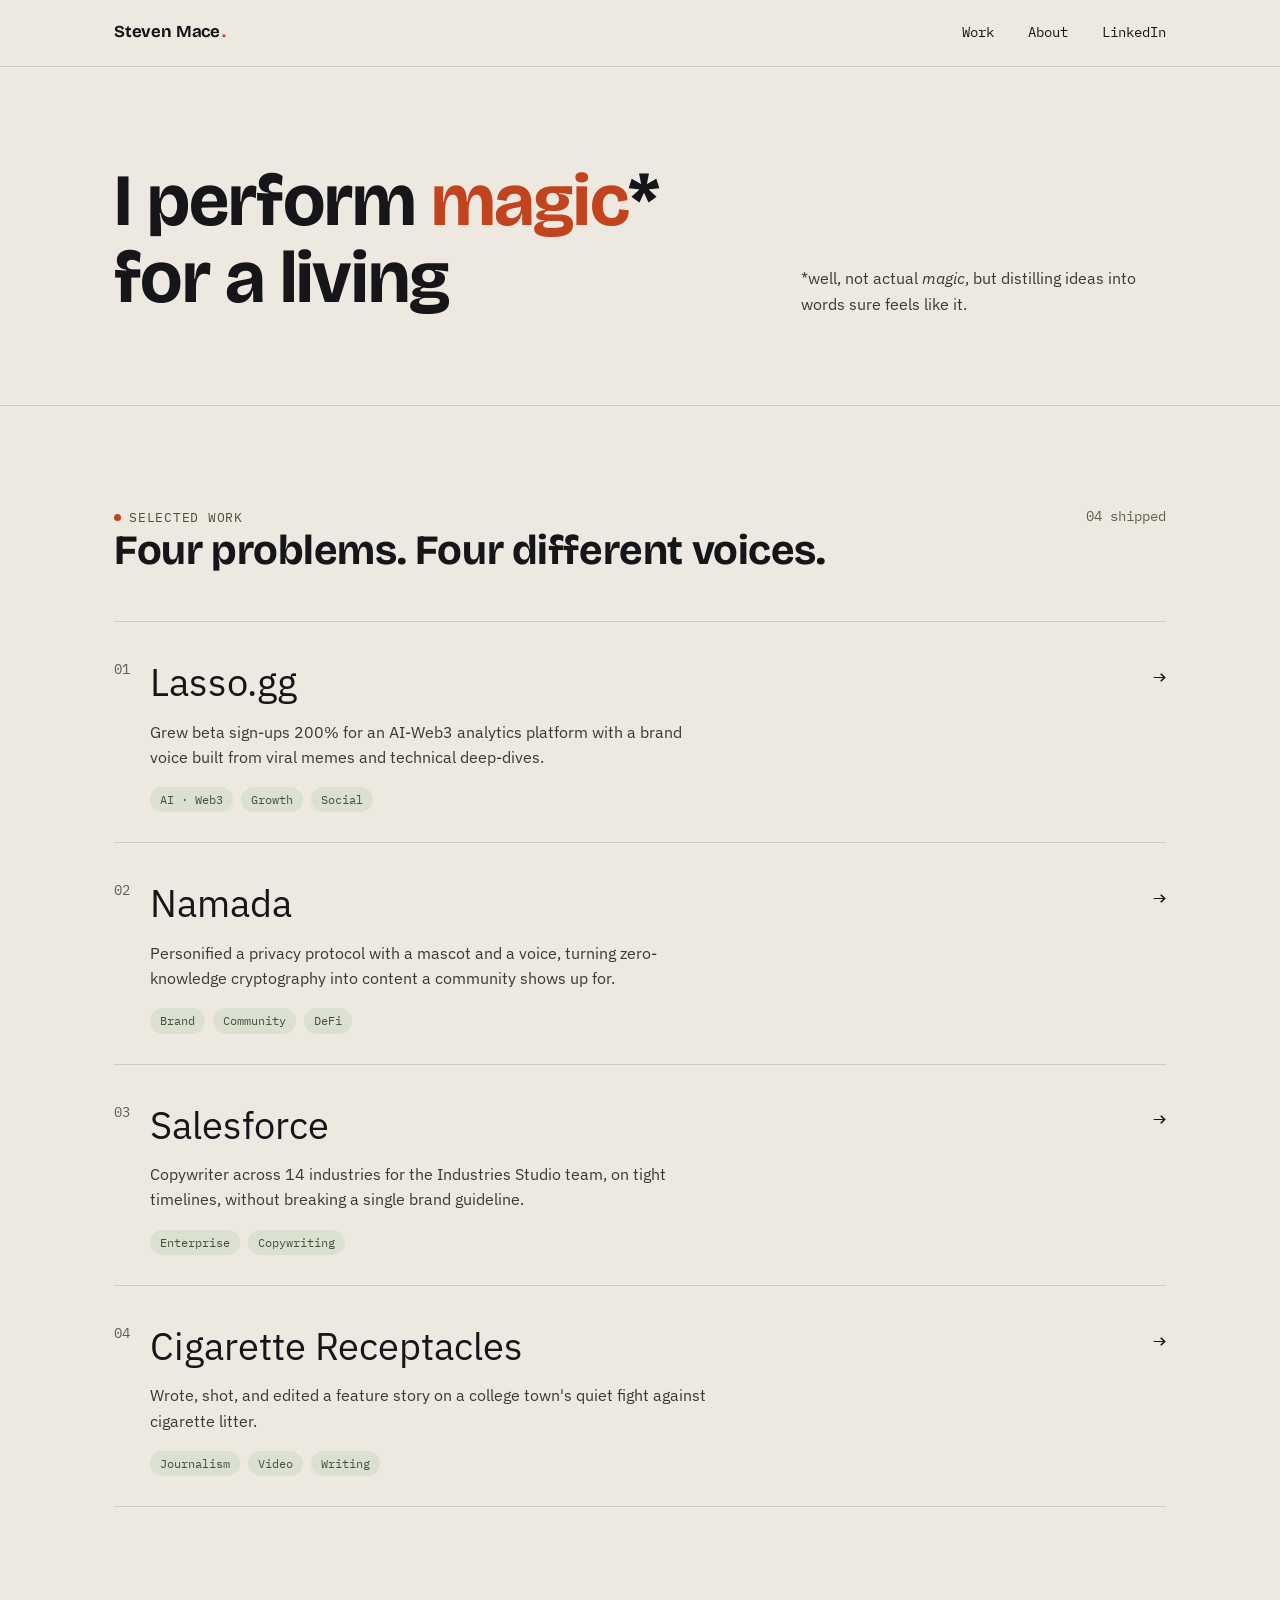
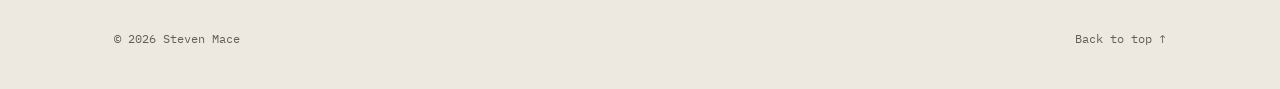
<file: index.html>
<!DOCTYPE html>
<html lang="en">
<head>
<meta charset="UTF-8">
<meta name="viewport" content="width=device-width, initial-scale=1.0">
<title>Steven Mace — Brand &amp; Content Strategist</title>
<meta name="description" content="Steven Mace is a strategic brand specialist and five-year Web3/DeFi veteran who turns technical, overhyped, and confusing subjects into content people actually read.">
<link rel="preconnect" href="https://fonts.googleapis.com">
<link rel="stylesheet" href="css/style.css">
</head>
<body>

<a class="visually-hidden" href="#main">Skip to content</a>

<header class="site-header">
  <div class="wrap site-header__inner">
    <a class="logo" href="#top">Steven Mace<span class="logo__dot">.</span></a>
    <button class="nav-toggle" aria-expanded="false" aria-controls="primary-nav" aria-label="Toggle menu">
      <span></span>
    </button>
    <nav class="nav" id="primary-nav">
      <a href="#work">Work</a>
      <a href="about.html">About</a>
      <a href="https://www.linkedin.com/in/steven-mace-8883b0152/" target="_blank" rel="noopener noreferrer">LinkedIn</a>
    </nav>
  </div>
</header>

<main id="main">

  <section class="hero wrap" id="top">
    <div class="hero__grid">
      <div>
        <h1 class="hero__headline">I perform <em>magic</em>* for a living</h1>
      </div>
      <div>
        <p class="hero__aside">*well, not actual <em>magic</em>, but distilling ideas into words sure feels like it.</p>
      </div>
    </div>
  </section>

  <section class="section" id="work">
    <div class="wrap">
      <div class="section__head reveal">
        <div>
          <span class="eyebrow">Selected work</span>
          <h2 class="section__title">Four problems. Four different voices.</h2>
        </div>
        <span class="section__count">04 shipped</span>
      </div>

      <div class="work-list">
        <div class="work-row reveal">
          <span class="work-row__index">01</span>
          <div class="work-row__body">
            <span class="work-row__name">Lasso.gg</span>
            <p class="work-row__result">Grew beta sign-ups 200% for an AI-Web3 analytics platform with a brand voice built from viral memes and technical deep-dives.</p>
            <div class="work-row__tags"><span>AI · Web3</span><span>Growth</span><span>Social</span></div>
          </div>
          <span class="work-row__arrow" aria-hidden="true">→</span>
          <a class="work-row__link" href="work/lasso.html"><span class="visually-hidden">View Lasso.gg case study</span></a>
        </div>

        <div class="work-row reveal">
          <span class="work-row__index">02</span>
          <div class="work-row__body">
            <span class="work-row__name">Namada</span>
            <p class="work-row__result">Personified a privacy protocol with a mascot and a voice, turning zero-knowledge cryptography into content a community shows up for.</p>
            <div class="work-row__tags"><span>Brand</span><span>Community</span><span>DeFi</span></div>
          </div>
          <span class="work-row__arrow" aria-hidden="true">→</span>
          <a class="work-row__link" href="work/namada.html"><span class="visually-hidden">View Namada case study</span></a>
        </div>

        <div class="work-row reveal">
          <span class="work-row__index">03</span>
          <div class="work-row__body">
            <span class="work-row__name">Salesforce</span>
            <p class="work-row__result">Copywriter across 14 industries for the Industries Studio team, on tight timelines, without breaking a single brand guideline.</p>
            <div class="work-row__tags"><span>Enterprise</span><span>Copywriting</span></div>
          </div>
          <span class="work-row__arrow" aria-hidden="true">→</span>
          <a class="work-row__link" href="work/salesforce.html"><span class="visually-hidden">View Salesforce case study</span></a>
        </div>

        <div class="work-row reveal">
          <span class="work-row__index">04</span>
          <div class="work-row__body">
            <span class="work-row__name">Cigarette Receptacles</span>
            <p class="work-row__result">Wrote, shot, and edited a feature story on a college town's quiet fight against cigarette litter.</p>
            <div class="work-row__tags"><span>Journalism</span><span>Video</span><span>Writing</span></div>
          </div>
          <span class="work-row__arrow" aria-hidden="true">→</span>
          <a class="work-row__link" href="work/cigarette-receptacles.html"><span class="visually-hidden">View Cigarette Receptacles feature story</span></a>
        </div>
      </div>
    </div>
  </section>

  <div class="wrap">
    <footer class="site-footer">
      <span>© 2026 Steven Mace</span>
      <span class="site-footer__links"><a href="#top">Back to top ↑</a></span>
    </footer>
  </div>

</main>

<script src="js/main.js"></script>
</body>
</html>
</file>
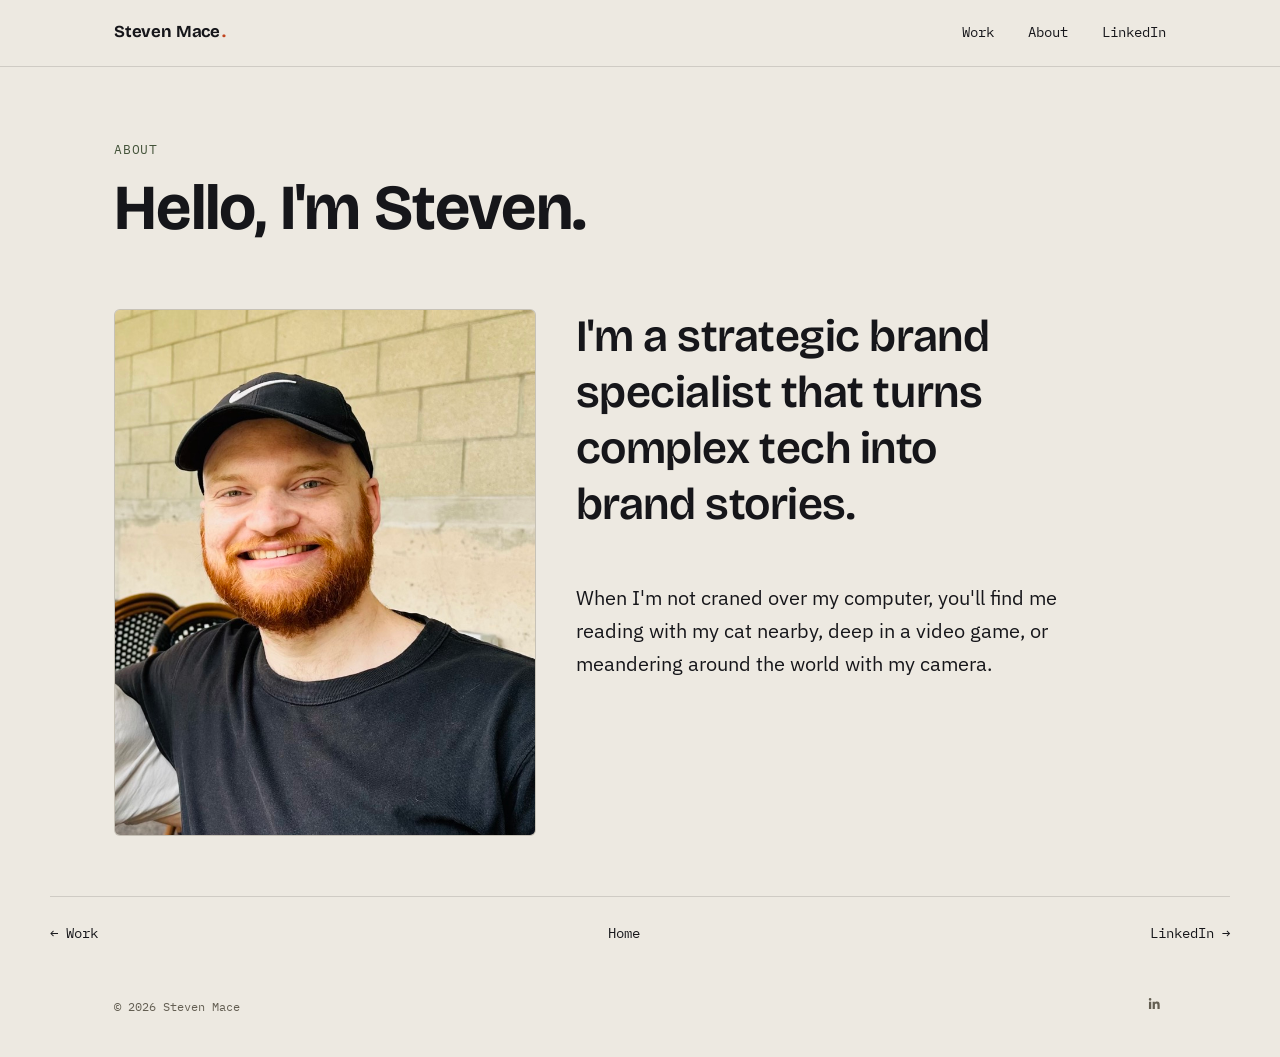
<file: about.html>
<!DOCTYPE html>
<html lang="en">
<head>
<meta charset="UTF-8">
<meta name="viewport" content="width=device-width, initial-scale=1.0">
<title>About — Steven Mace</title>
<meta name="description" content="Steven Mace is a strategic brand specialist and five-year Web3/DeFi veteran who turns technical, overhyped, and confusing subjects into content people actually read.">
<link rel="preconnect" href="https://fonts.googleapis.com">
<link rel="stylesheet" href="css/style.css">
</head>
<body>

<a class="visually-hidden" href="#main">Skip to content</a>

<header class="site-header">
  <div class="wrap site-header__inner">
    <a class="logo" href="index.html#top">Steven Mace<span class="logo__dot">.</span></a>
    <button class="nav-toggle" aria-expanded="false" aria-controls="primary-nav" aria-label="Toggle menu">
      <span></span>
    </button>
    <nav class="nav" id="primary-nav">
      <a href="index.html#work">Work</a>
      <a href="about.html">About</a>
      <a href="https://www.linkedin.com/in/steven-mace-8883b0152/" target="_blank" rel="noopener noreferrer">LinkedIn</a>
    </nav>
  </div>
</header>

<main id="main">

  <section class="case-hero wrap">
    <p class="case-hero__eyebrow">About</p>
    <h1 class="case-hero__title">Hello, I'm Steven.</h1>
  </section>

  <section class="case-body wrap">
    <div class="about reveal">
      <img class="about__photo" src="assets/img/steven-profile.jpg" alt="Steven Mace, smiling outdoors in a black cap and black t-shirt.">
      <div class="about__bio">
        <p>I'm a strategic brand specialist that turns complex tech into brand stories.</p>
        <p>When I'm not craned over my computer, you'll find me reading with my cat nearby, deep in a video game, or meandering around the world with my camera.</p>
      </div>
    </div>
  </section>

  <nav class="case-nav wrap" aria-label="Site">
    <a href="index.html#work">← Work</a>
    <a href="index.html#top">Home</a>
    <a href="https://www.linkedin.com/in/steven-mace-8883b0152/" target="_blank" rel="noopener noreferrer">LinkedIn →</a>
  </nav>

  <div class="wrap">
    <footer class="site-footer">
      <span>© 2026 Steven Mace</span>
      <span class="site-footer__links"><a class="footer-social" href="https://www.linkedin.com/in/steven-mace-8883b0152/" target="_blank" rel="noopener noreferrer" aria-label="Steven Mace on LinkedIn"><svg class="icon-linkedin" viewBox="0 0 448 512" aria-hidden="true" focusable="false"><path d="M100.28 448H7.4V148.9h92.88zM53.79 108.1C24.09 108.1 0 83.5 0 53.8a53.79 53.79 0 0 1 107.58 0c0 29.7-24.1 54.3-53.79 54.3zM447.9 448h-92.68V302.4c0-34.7-.7-79.2-48.29-79.2-48.29 0-55.69 37.7-55.69 76.7V448h-92.78V148.9h89.08v40.8h1.3c12.4-23.5 42.69-48.3 87.88-48.3 94 0 111.28 61.9 111.28 142.3V448z"></path></svg></a></span>
    </footer>
  </div>

</main>

<script src="js/main.js"></script>
</body>
</html>
</file>
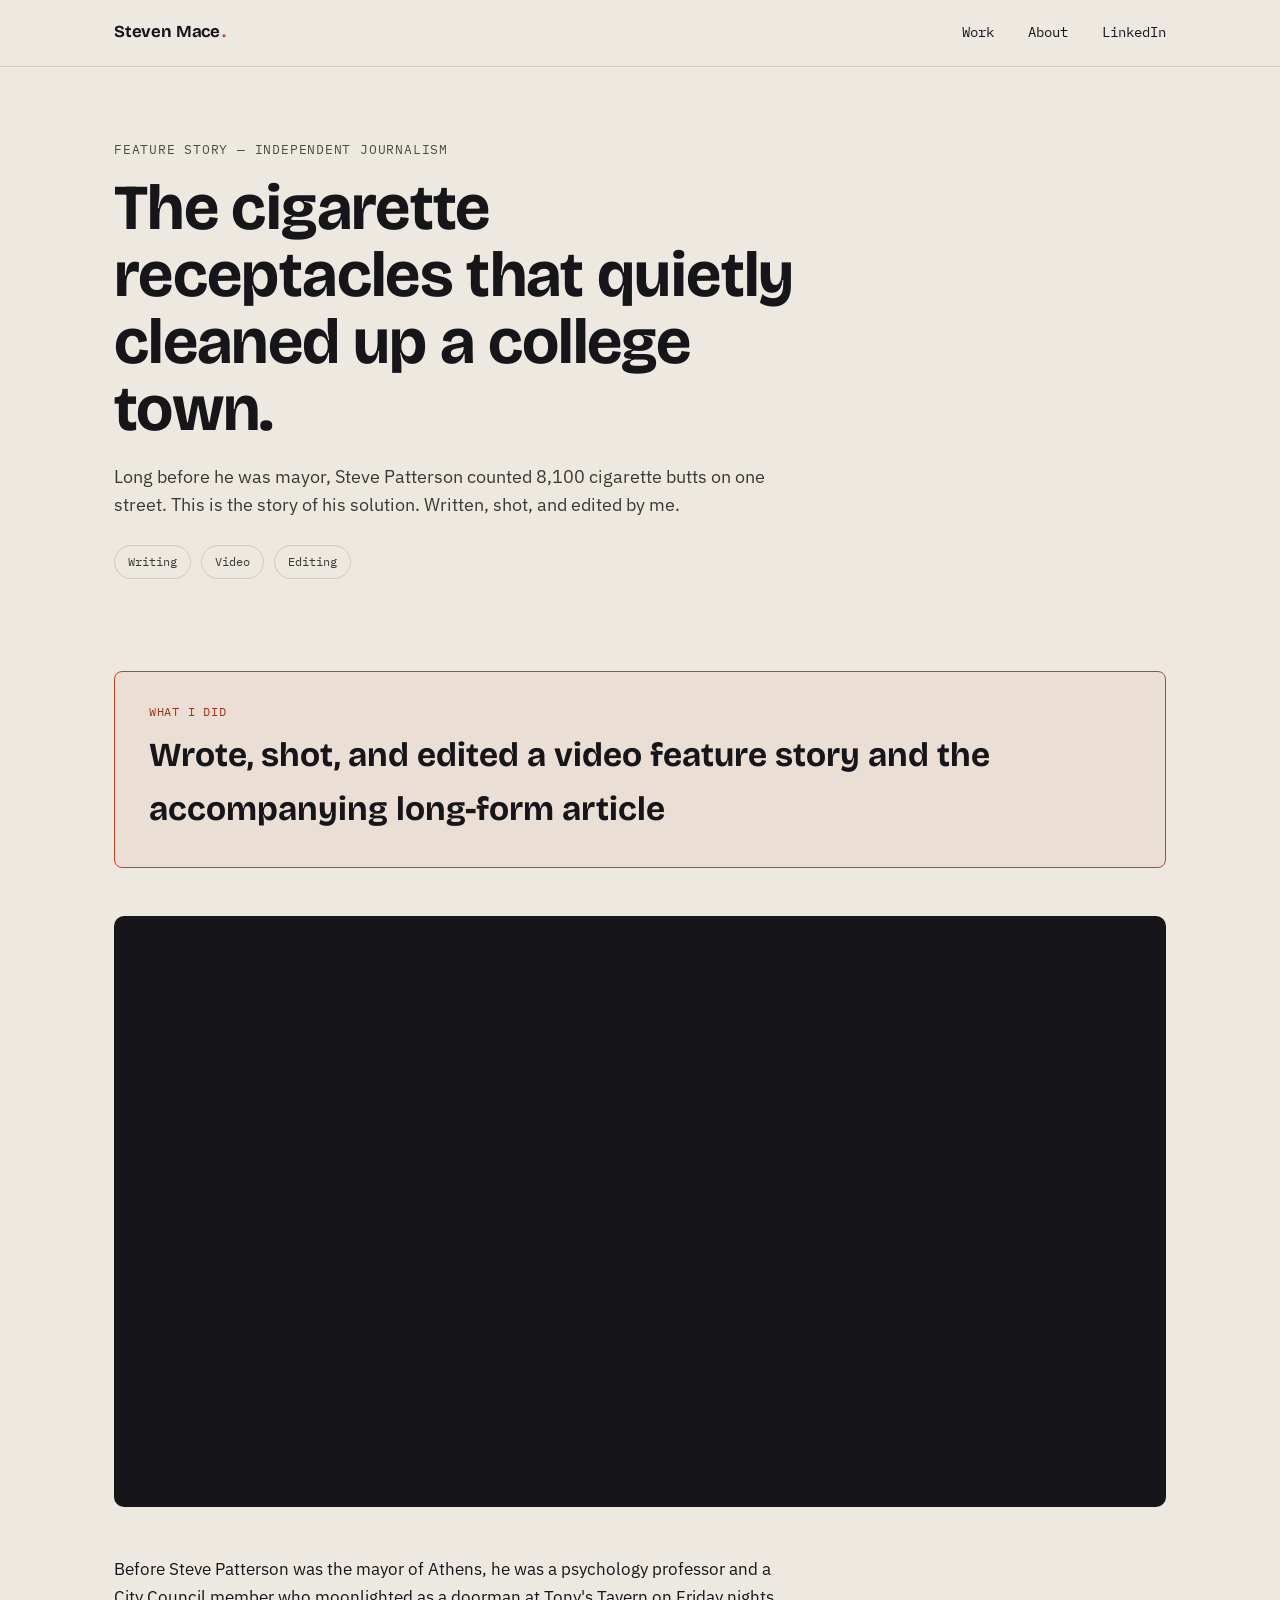
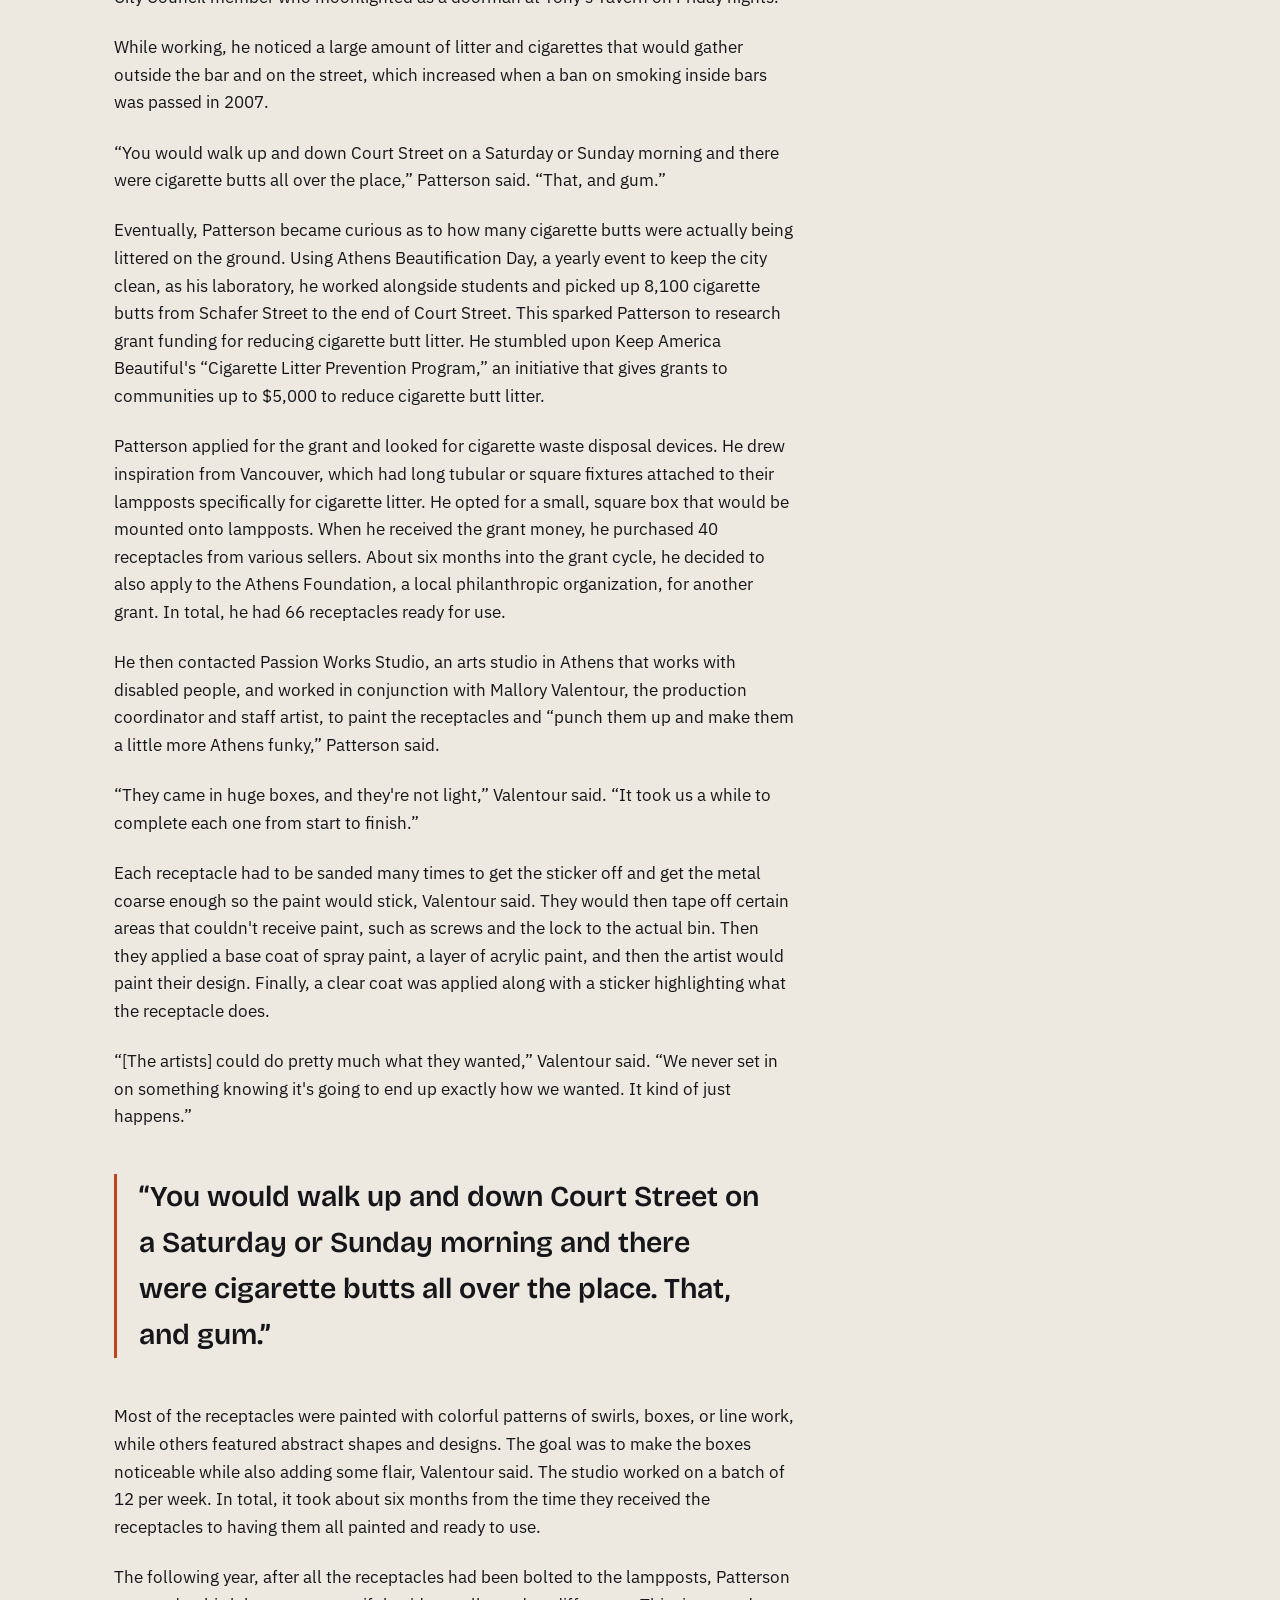
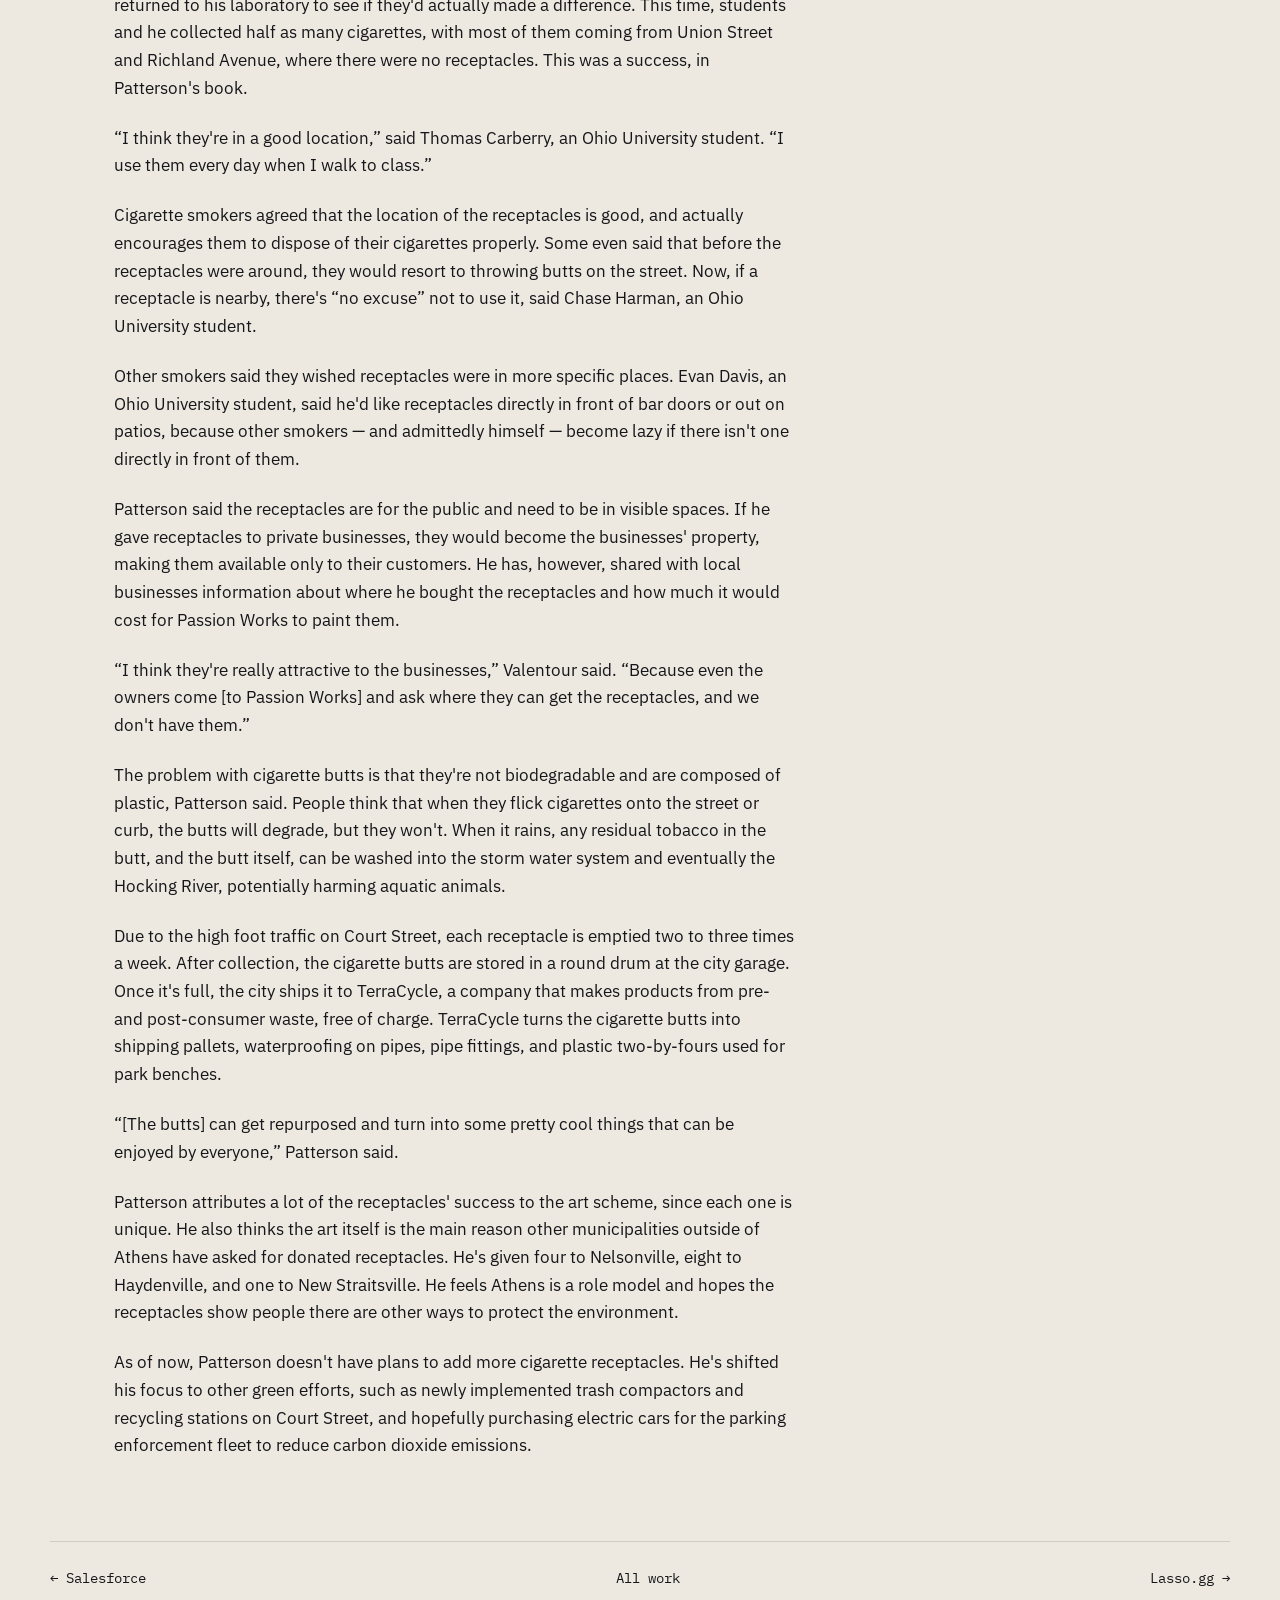
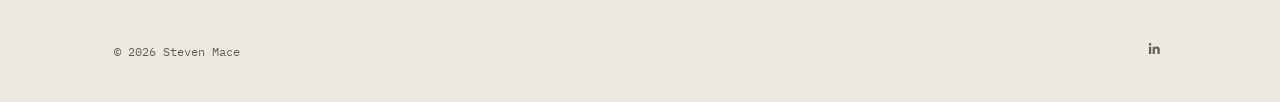
<file: work/cigarette-receptacles.html>
<!DOCTYPE html>
<html lang="en">
<head>
<meta charset="UTF-8">
<meta name="viewport" content="width=device-width, initial-scale=1.0">
<title>Cigarette Receptacles — Steven Mace</title>
<meta name="description" content="A feature story written, shot, and edited by Steven Mace about the painted cigarette receptacles that quietly cleaned up an Ohio college town.">
<link rel="preconnect" href="https://fonts.googleapis.com">
<link rel="stylesheet" href="../css/style.css">
</head>
<body>

<a class="visually-hidden" href="#main">Skip to content</a>

<header class="site-header">
  <div class="wrap site-header__inner">
    <a class="logo" href="../index.html#top">Steven Mace<span class="logo__dot">.</span></a>
    <button class="nav-toggle" aria-expanded="false" aria-controls="primary-nav" aria-label="Toggle menu">
      <span></span>
    </button>
    <nav class="nav" id="primary-nav">
      <a href="../index.html#work">Work</a>
      <a href="../about.html">About</a>
      <a href="https://www.linkedin.com/in/steven-mace-8883b0152/" target="_blank" rel="noopener noreferrer">LinkedIn</a>
    </nav>
  </div>
</header>

<main id="main">
  <section class="case-hero wrap">
    <p class="case-hero__eyebrow">Feature story — independent journalism</p>
    <h1 class="case-hero__title">The cigarette receptacles that quietly cleaned up a college town.</h1>
    <p class="case-hero__dek">Long before he was mayor, Steve Patterson counted 8,100 cigarette butts on one street. This is the story of his solution. Written, shot, and edited by me.</p>
    <div class="case-meta">
      <span>Writing</span>
      <span>Video</span>
      <span>Editing</span>
    </div>
  </section>

  <section class="case-body wrap">
    <div class="result-bar">
      <p class="result-bar__label">What I did</p>
      <p class="result-bar__stat">Wrote, shot, and edited a video feature story and the accompanying long-form article</p>
    </div>

    <div class="video-embed">
      <iframe src="https://player.vimeo.com/video/194458444" title="Cigarette Receptacles feature story video" allow="autoplay; fullscreen; picture-in-picture" allowfullscreen loading="lazy"></iframe>
    </div>

    <div class="case-body__prose">
      <p>Before Steve Patterson was the mayor of Athens, he was a psychology professor and a City Council member who moonlighted as a doorman at Tony's Tavern on Friday nights.</p>
      <p>While working, he noticed a large amount of litter and cigarettes that would gather outside the bar and on the street, which increased when a ban on smoking inside bars was passed in 2007.</p>
      <p>&ldquo;You would walk up and down Court Street on a Saturday or Sunday morning and there were cigarette butts all over the place,&rdquo; Patterson said. &ldquo;That, and gum.&rdquo;</p>
      <p>Eventually, Patterson became curious as to how many cigarette butts were actually being littered on the ground. Using Athens Beautification Day, a yearly event to keep the city clean, as his laboratory, he worked alongside students and picked up 8,100 cigarette butts from Schafer Street to the end of Court Street. This sparked Patterson to research grant funding for reducing cigarette butt litter. He stumbled upon Keep America Beautiful's &ldquo;Cigarette Litter Prevention Program,&rdquo; an initiative that gives grants to communities up to $5,000 to reduce cigarette butt litter.</p>
      <p>Patterson applied for the grant and looked for cigarette waste disposal devices. He drew inspiration from Vancouver, which had long tubular or square fixtures attached to their lampposts specifically for cigarette litter. He opted for a small, square box that would be mounted onto lampposts. When he received the grant money, he purchased 40 receptacles from various sellers. About six months into the grant cycle, he decided to also apply to the Athens Foundation, a local philanthropic organization, for another grant. In total, he had 66 receptacles ready for use.</p>
      <p>He then contacted Passion Works Studio, an arts studio in Athens that works with disabled people, and worked in conjunction with Mallory Valentour, the production coordinator and staff artist, to paint the receptacles and &ldquo;punch them up and make them a little more Athens funky,&rdquo; Patterson said.</p>
      <p>&ldquo;They came in huge boxes, and they're not light,&rdquo; Valentour said. &ldquo;It took us a while to complete each one from start to finish.&rdquo;</p>
      <p>Each receptacle had to be sanded many times to get the sticker off and get the metal coarse enough so the paint would stick, Valentour said. They would then tape off certain areas that couldn't receive paint, such as screws and the lock to the actual bin. Then they applied a base coat of spray paint, a layer of acrylic paint, and then the artist would paint their design. Finally, a clear coat was applied along with a sticker highlighting what the receptacle does.</p>
      <p>&ldquo;[The artists] could do pretty much what they wanted,&rdquo; Valentour said. &ldquo;We never set in on something knowing it's going to end up exactly how we wanted. It kind of just happens.&rdquo;</p>
    </div>

    <p class="pull-quote">&ldquo;You would walk up and down Court Street on a Saturday or Sunday morning and there were cigarette butts all over the place. That, and gum.&rdquo;</p>

    <div class="case-body__prose">
      <p>Most of the receptacles were painted with colorful patterns of swirls, boxes, or line work, while others featured abstract shapes and designs. The goal was to make the boxes noticeable while also adding some flair, Valentour said. The studio worked on a batch of 12 per week. In total, it took about six months from the time they received the receptacles to having them all painted and ready to use.</p>
      <p>The following year, after all the receptacles had been bolted to the lampposts, Patterson returned to his laboratory to see if they'd actually made a difference. This time, students and he collected half as many cigarettes, with most of them coming from Union Street and Richland Avenue, where there were no receptacles. This was a success, in Patterson's book.</p>
      <p>&ldquo;I think they're in a good location,&rdquo; said Thomas Carberry, an Ohio University student. &ldquo;I use them every day when I walk to class.&rdquo;</p>
      <p>Cigarette smokers agreed that the location of the receptacles is good, and actually encourages them to dispose of their cigarettes properly. Some even said that before the receptacles were around, they would resort to throwing butts on the street. Now, if a receptacle is nearby, there's &ldquo;no excuse&rdquo; not to use it, said Chase Harman, an Ohio University student.</p>
      <p>Other smokers said they wished receptacles were in more specific places. Evan Davis, an Ohio University student, said he'd like receptacles directly in front of bar doors or out on patios, because other smokers &mdash; and admittedly himself &mdash; become lazy if there isn't one directly in front of them.</p>
      <p>Patterson said the receptacles are for the public and need to be in visible spaces. If he gave receptacles to private businesses, they would become the businesses' property, making them available only to their customers. He has, however, shared with local businesses information about where he bought the receptacles and how much it would cost for Passion Works to paint them.</p>
      <p>&ldquo;I think they're really attractive to the businesses,&rdquo; Valentour said. &ldquo;Because even the owners come [to Passion Works] and ask where they can get the receptacles, and we don't have them.&rdquo;</p>
      <p>The problem with cigarette butts is that they're not biodegradable and are composed of plastic, Patterson said. People think that when they flick cigarettes onto the street or curb, the butts will degrade, but they won't. When it rains, any residual tobacco in the butt, and the butt itself, can be washed into the storm water system and eventually the Hocking River, potentially harming aquatic animals.</p>
      <p>Due to the high foot traffic on Court Street, each receptacle is emptied two to three times a week. After collection, the cigarette butts are stored in a round drum at the city garage. Once it's full, the city ships it to TerraCycle, a company that makes products from pre- and post-consumer waste, free of charge. TerraCycle turns the cigarette butts into shipping pallets, waterproofing on pipes, pipe fittings, and plastic two-by-fours used for park benches.</p>
      <p>&ldquo;[The butts] can get repurposed and turn into some pretty cool things that can be enjoyed by everyone,&rdquo; Patterson said.</p>
      <p>Patterson attributes a lot of the receptacles' success to the art scheme, since each one is unique. He also thinks the art itself is the main reason other municipalities outside of Athens have asked for donated receptacles. He's given four to Nelsonville, eight to Haydenville, and one to New Straitsville. He feels Athens is a role model and hopes the receptacles show people there are other ways to protect the environment.</p>
      <p>As of now, Patterson doesn't have plans to add more cigarette receptacles. He's shifted his focus to other green efforts, such as newly implemented trash compactors and recycling stations on Court Street, and hopefully purchasing electric cars for the parking enforcement fleet to reduce carbon dioxide emissions.</p>
    </div>
  </section>

  <nav class="case-nav wrap" aria-label="Other case studies">
    <a href="salesforce.html">← Salesforce</a>
    <a href="../index.html#work">All work</a>
    <a href="lasso.html">Lasso.gg →</a>
  </nav>

  <div class="wrap">
    <footer class="site-footer">
      <span>© 2026 Steven Mace</span>
      <span class="site-footer__links"><a class="footer-social" href="https://www.linkedin.com/in/steven-mace-8883b0152/" target="_blank" rel="noopener noreferrer" aria-label="Steven Mace on LinkedIn"><svg class="icon-linkedin" viewBox="0 0 448 512" aria-hidden="true" focusable="false"><path d="M100.28 448H7.4V148.9h92.88zM53.79 108.1C24.09 108.1 0 83.5 0 53.8a53.79 53.79 0 0 1 107.58 0c0 29.7-24.1 54.3-53.79 54.3zM447.9 448h-92.68V302.4c0-34.7-.7-79.2-48.29-79.2-48.29 0-55.69 37.7-55.69 76.7V448h-92.78V148.9h89.08v40.8h1.3c12.4-23.5 42.69-48.3 87.88-48.3 94 0 111.28 61.9 111.28 142.3V448z"></path></svg></a></span>
    </footer>
  </div>
</main>

<script src="../js/main.js"></script>
</body>
</html>
</file>
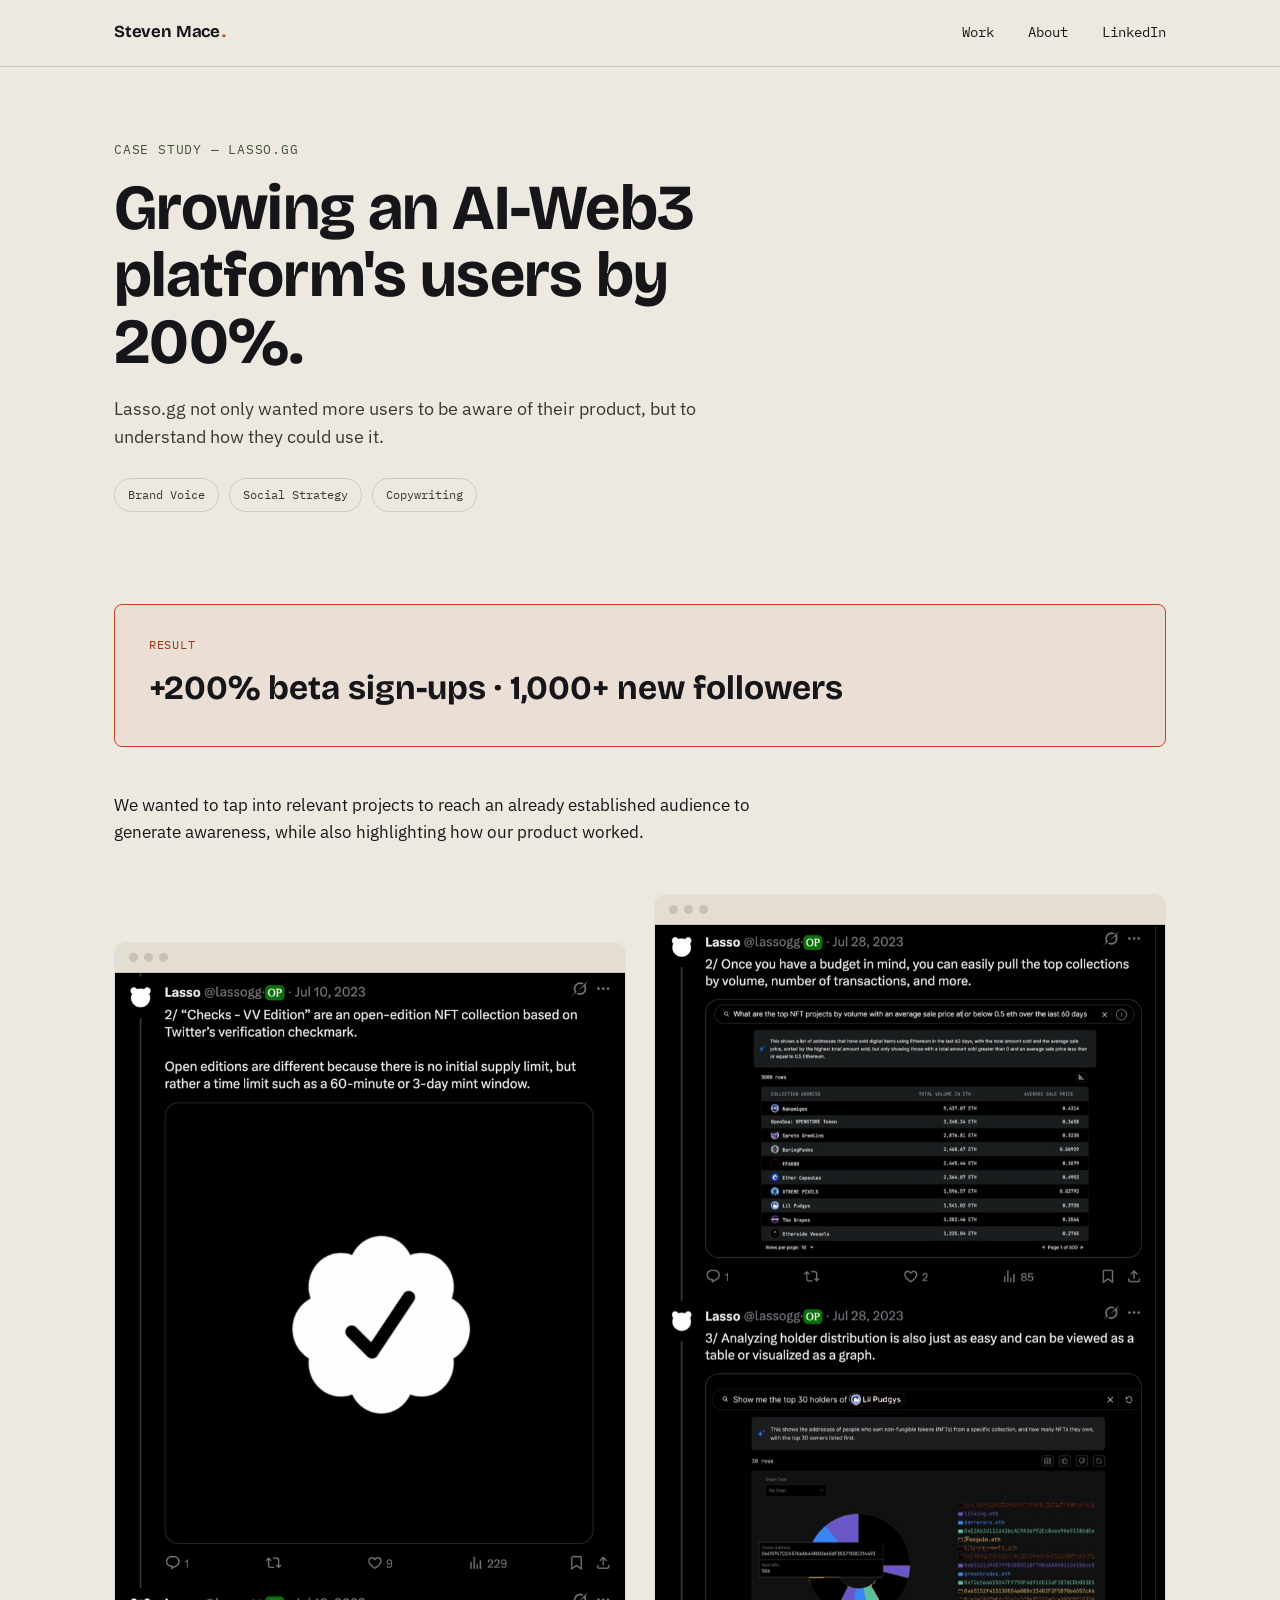
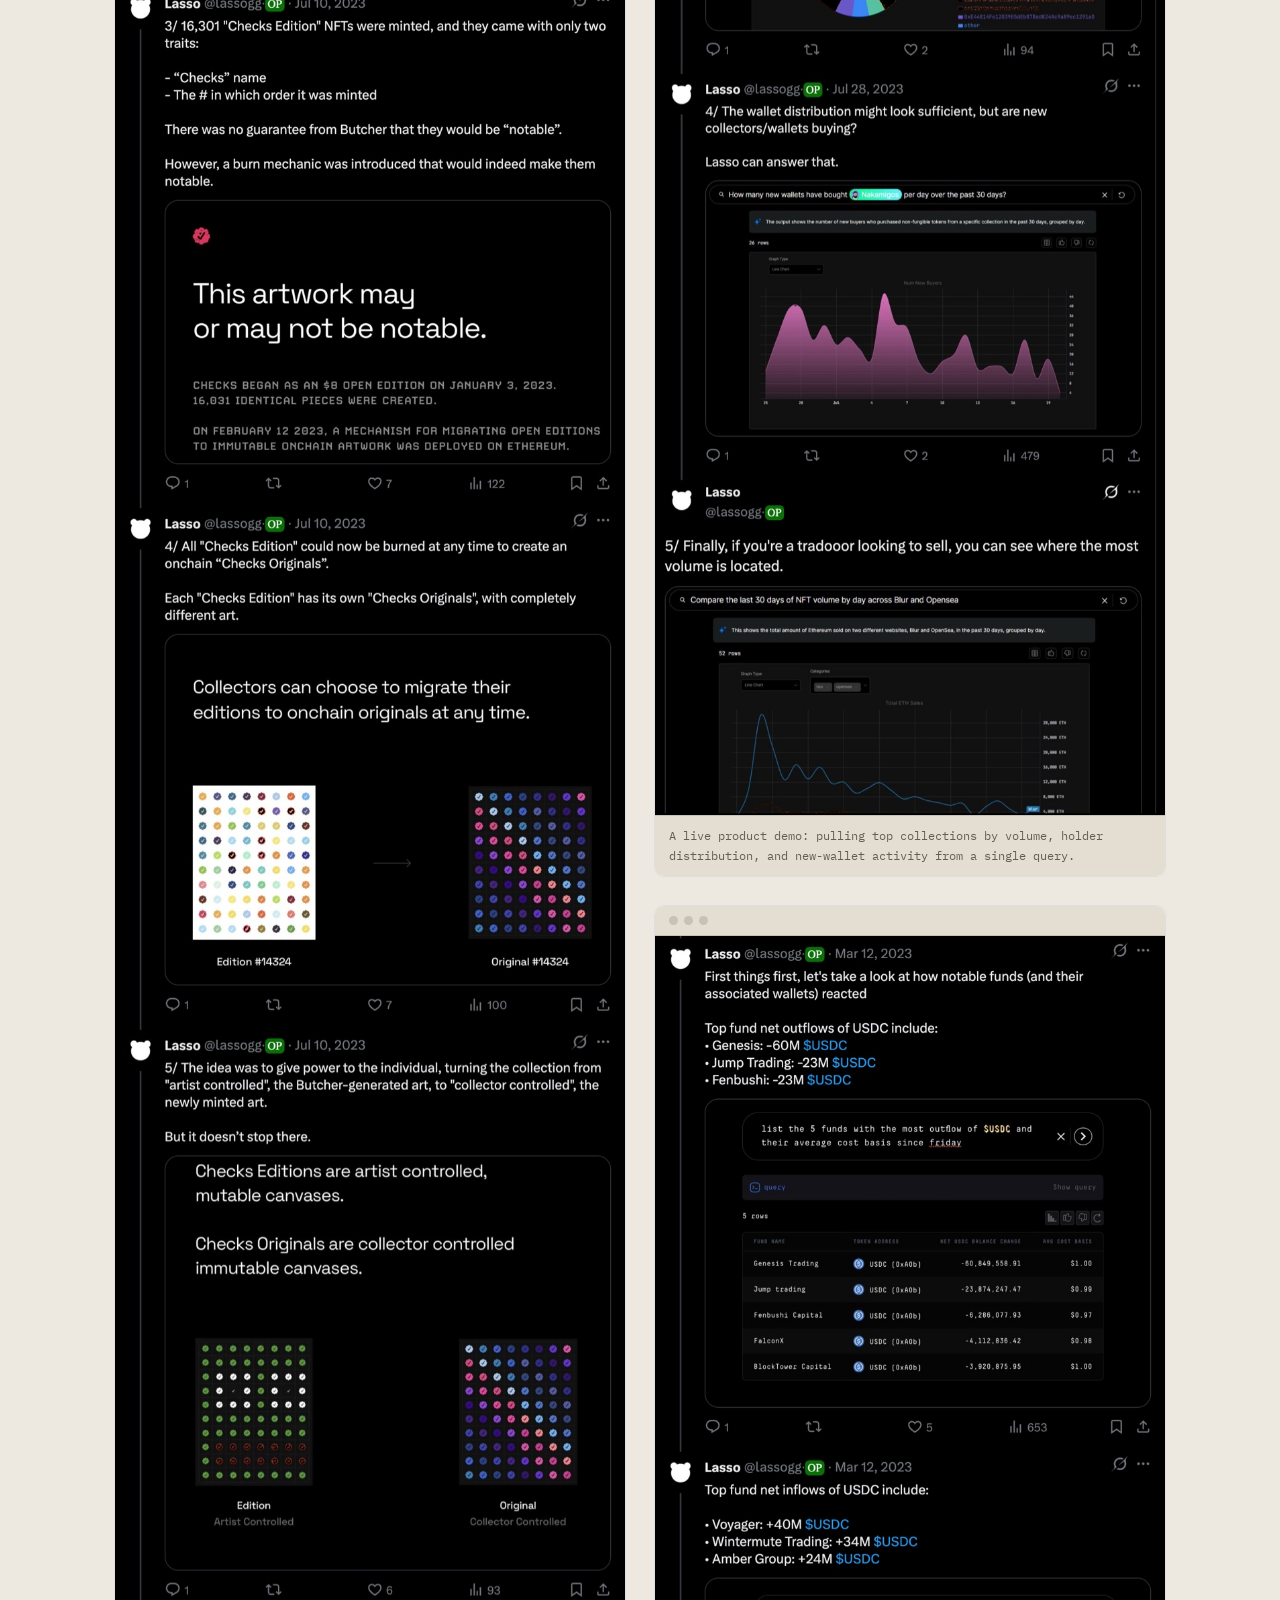
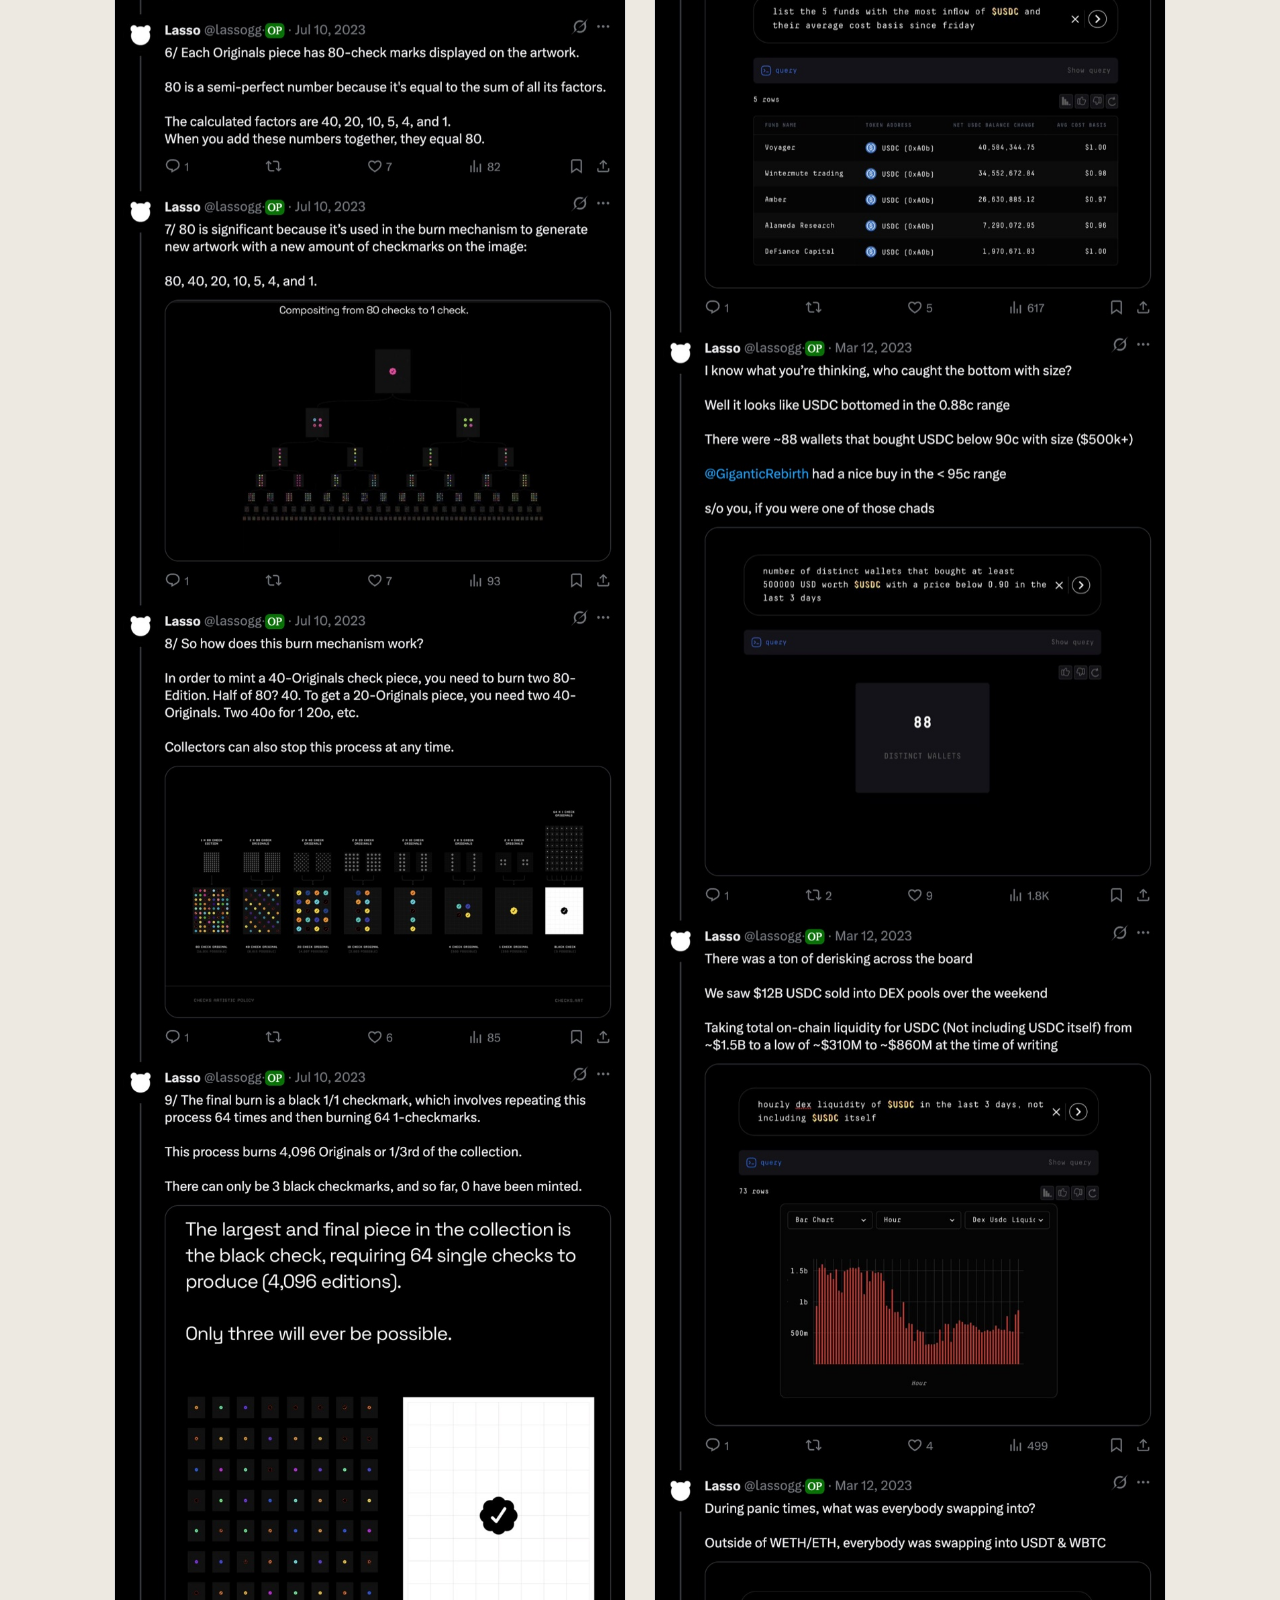
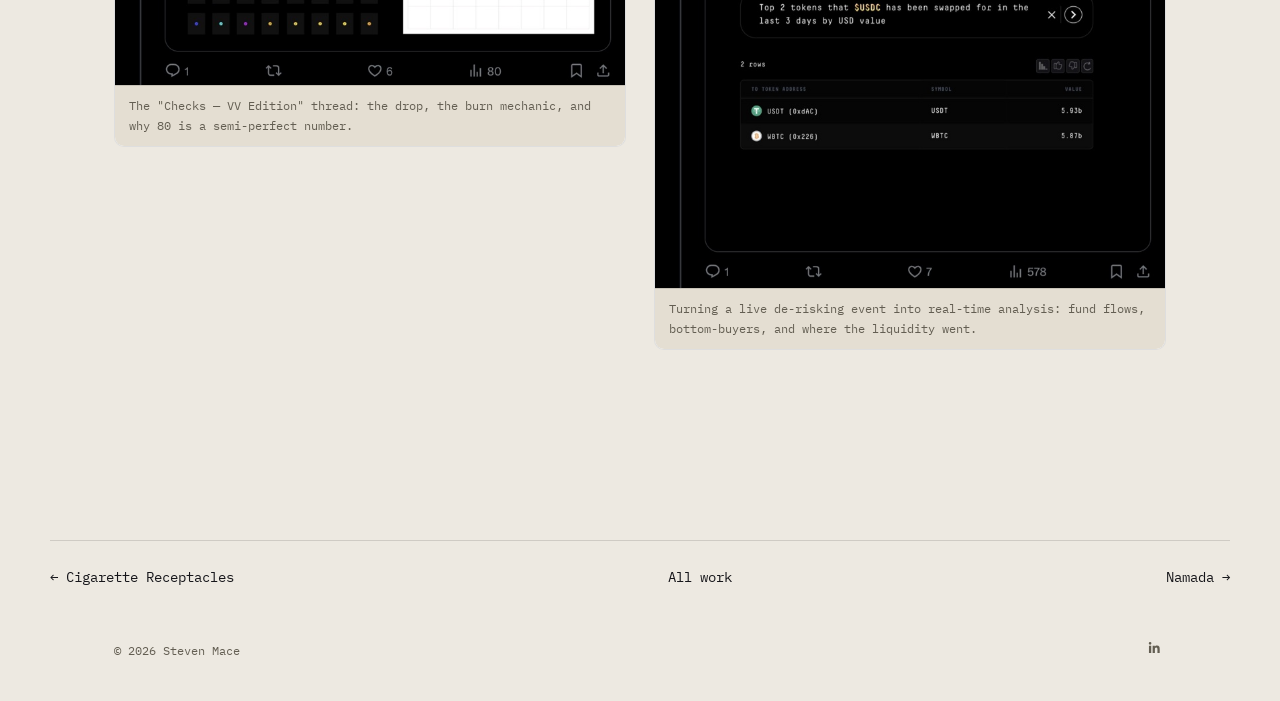
<file: work/lasso.html>
<!DOCTYPE html>
<html lang="en">
<head>
<meta charset="UTF-8">
<meta name="viewport" content="width=device-width, initial-scale=1.0">
<title>Lasso.gg — Steven Mace</title>
<meta name="description" content="How Steven Mace grew beta sign-ups 200% for Lasso.gg, an AI-Web3 analytics platform, with a brand voice built from memes and technical deep-dives.">
<link rel="preconnect" href="https://fonts.googleapis.com">
<link rel="stylesheet" href="../css/style.css">
</head>
<body>

<a class="visually-hidden" href="#main">Skip to content</a>

<header class="site-header">
  <div class="wrap site-header__inner">
    <a class="logo" href="../index.html#top">Steven Mace<span class="logo__dot">.</span></a>
    <button class="nav-toggle" aria-expanded="false" aria-controls="primary-nav" aria-label="Toggle menu">
      <span></span>
    </button>
    <nav class="nav" id="primary-nav">
      <a href="../index.html#work">Work</a>
      <a href="../about.html">About</a>
      <a href="https://www.linkedin.com/in/steven-mace-8883b0152/" target="_blank" rel="noopener noreferrer">LinkedIn</a>
    </nav>
  </div>
</header>

<main id="main">
  <section class="case-hero wrap">
    <p class="case-hero__eyebrow">Case study — Lasso.gg</p>
    <h1 class="case-hero__title">Growing an AI-Web3 platform's users by 200%.</h1>
    <p class="case-hero__dek">Lasso.gg not only wanted more users to be aware of their product, but to understand how they could use it.</p>
    <div class="case-meta">
      <span>Brand Voice</span>
      <span>Social Strategy</span>
      <span>Copywriting</span>
    </div>
  </section>

  <section class="case-body wrap">
    <div class="result-bar">
      <p class="result-bar__label">Result</p>
      <p class="result-bar__stat">+200% beta sign-ups · 1,000+ new followers</p>
    </div>

    <div class="case-body__prose">
      <p>We wanted to tap into relevant projects to reach an already established audience to generate awareness, while also highlighting how our product worked.</p>
    </div>

    <div class="frame-grid frame-grid--2">
      <div class="frame">
        <div class="frame__bar"><span></span><span></span><span></span></div>
        <img src="../assets/img/lasso-1.jpg" alt="Lasso.gg tweet thread explaining the Checks — VV Edition open-edition NFT collection and its burn mechanic.">
        <p class="frame__caption">The "Checks — VV Edition" thread: the drop, the burn mechanic, and why 80 is a semi-perfect number.</p>
      </div>
      <div class="frame-stack">
        <div class="frame">
          <div class="frame__bar"><span></span><span></span><span></span></div>
          <img src="../assets/img/lasso-2.jpg" alt="Lasso.gg tweet thread demonstrating the product answering plain-English questions about NFT collection volume, holder distribution, and new-wallet activity.">
          <p class="frame__caption">A live product demo: pulling top collections by volume, holder distribution, and new-wallet activity from a single query.</p>
        </div>
        <div class="frame">
          <div class="frame__bar"><span></span><span></span><span></span></div>
          <img src="../assets/img/lasso-3.jpg" alt="Lasso.gg tweet thread analyzing USDC fund flows during a de-risking event, including top wallets, bottom buyers, and where liquidity moved.">
          <p class="frame__caption">Turning a live de-risking event into real-time analysis: fund flows, bottom-buyers, and where the liquidity went.</p>
        </div>
      </div>
    </div>

    <div class="tweet-grid tweet-grid--single">
      <blockquote class="twitter-tweet" data-theme="light">
        <a href="https://twitter.com/lassogg/status/1619782839498866688"></a>
      </blockquote>
    </div>
  </section>

  <nav class="case-nav wrap" aria-label="Other case studies">
    <a href="cigarette-receptacles.html">← Cigarette Receptacles</a>
    <a href="../index.html#work">All work</a>
    <a href="namada.html">Namada →</a>
  </nav>

  <div class="wrap">
    <footer class="site-footer">
      <span>© 2026 Steven Mace</span>
      <span class="site-footer__links"><a class="footer-social" href="https://www.linkedin.com/in/steven-mace-8883b0152/" target="_blank" rel="noopener noreferrer" aria-label="Steven Mace on LinkedIn"><svg class="icon-linkedin" viewBox="0 0 448 512" aria-hidden="true" focusable="false"><path d="M100.28 448H7.4V148.9h92.88zM53.79 108.1C24.09 108.1 0 83.5 0 53.8a53.79 53.79 0 0 1 107.58 0c0 29.7-24.1 54.3-53.79 54.3zM447.9 448h-92.68V302.4c0-34.7-.7-79.2-48.29-79.2-48.29 0-55.69 37.7-55.69 76.7V448h-92.78V148.9h89.08v40.8h1.3c12.4-23.5 42.69-48.3 87.88-48.3 94 0 111.28 61.9 111.28 142.3V448z"></path></svg></a></span>
    </footer>
  </div>
</main>

<script src="../js/main.js"></script>
<script async src="https://platform.twitter.com/widgets.js" charset="utf-8"></script>
</body>
</html>
</file>
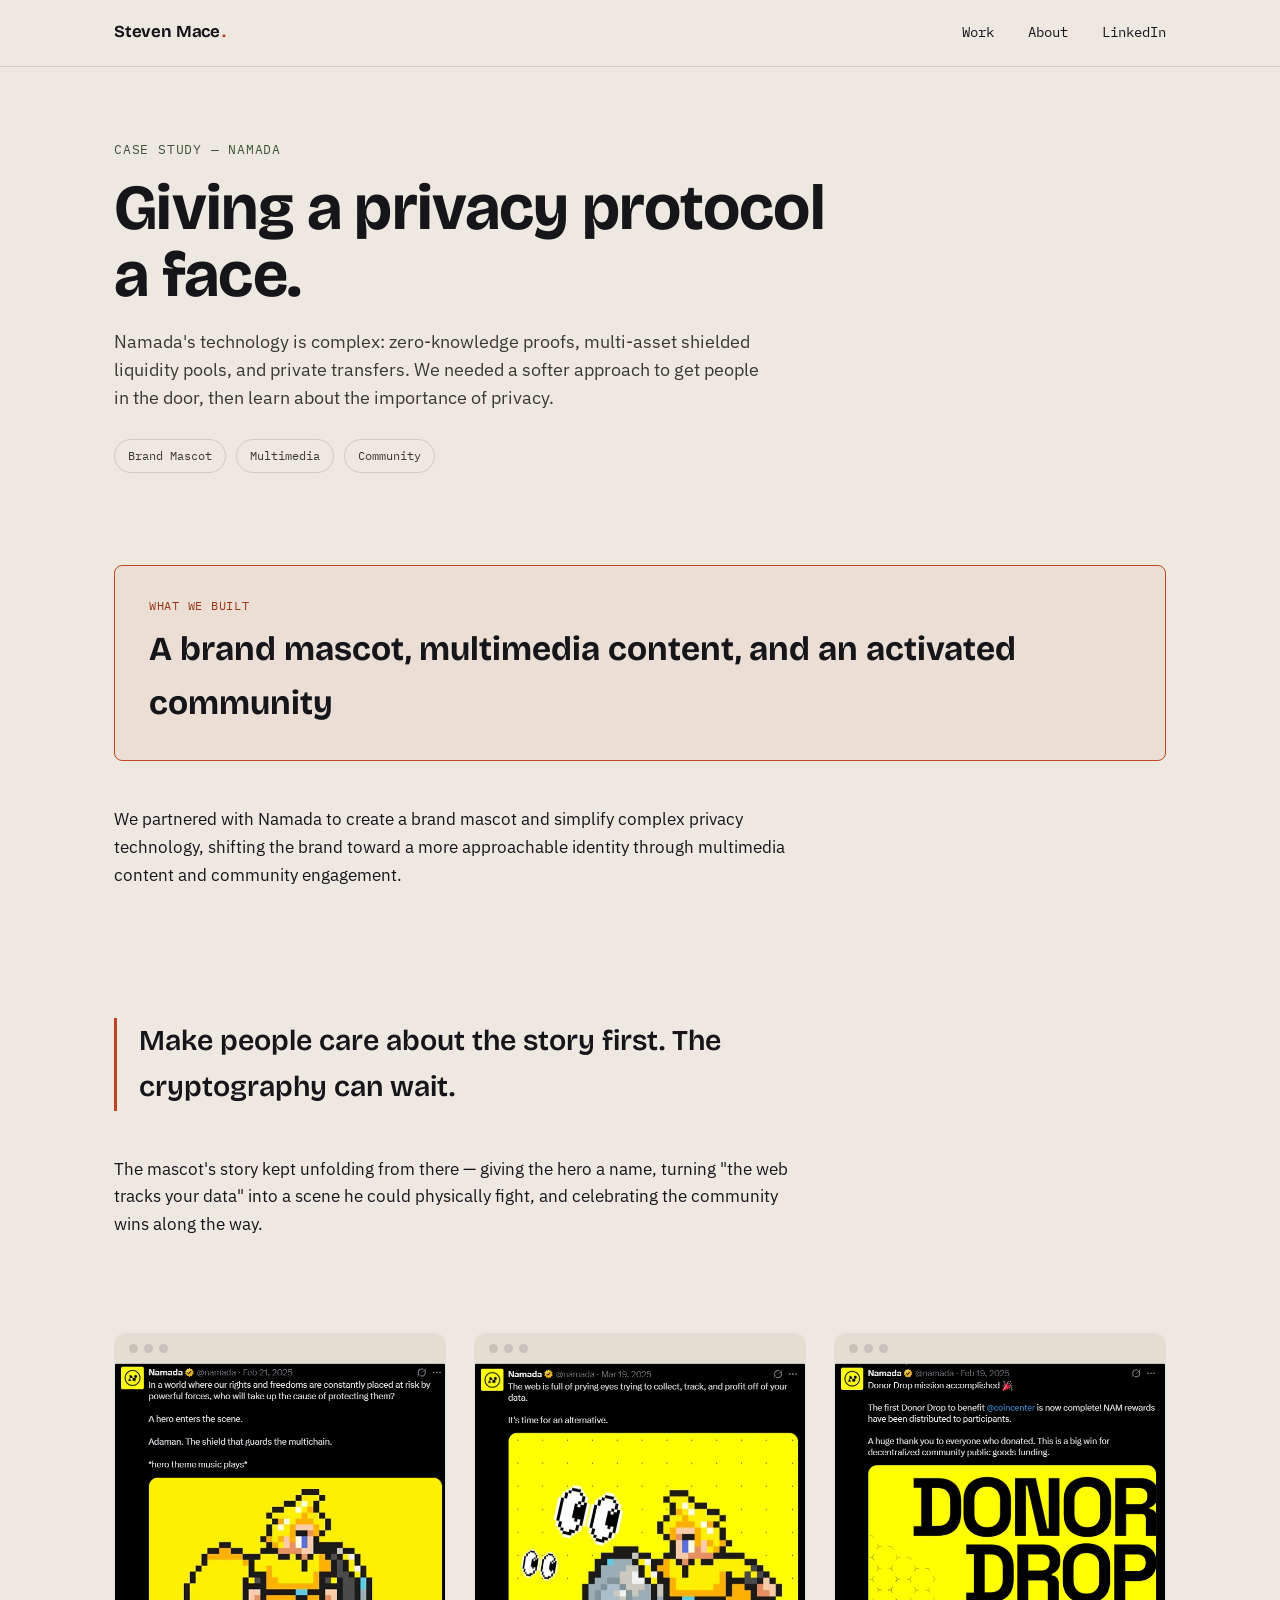
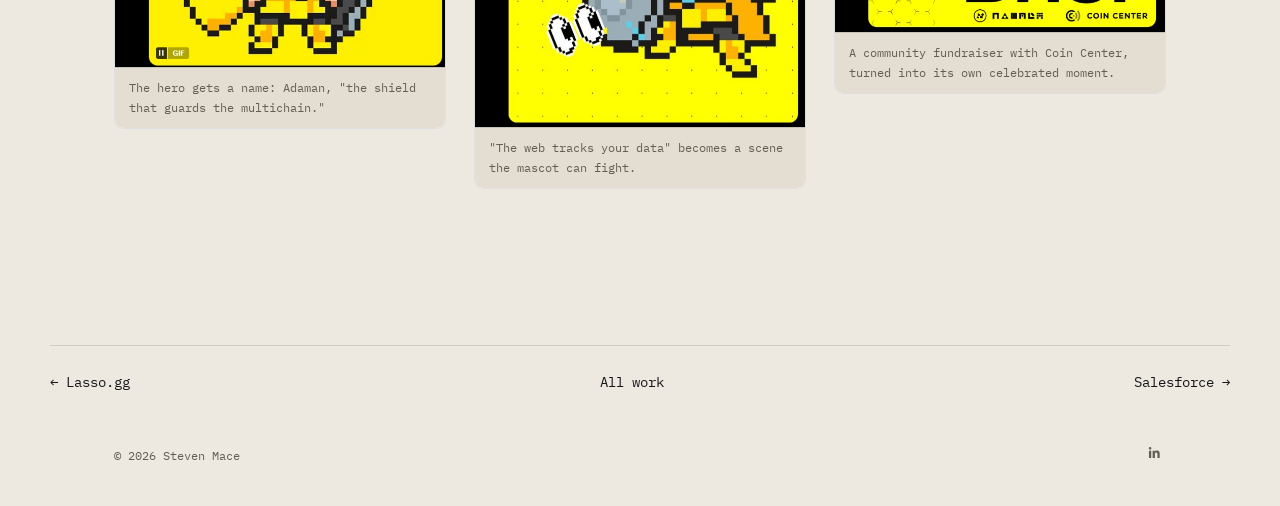
<file: work/namada.html>
<!DOCTYPE html>
<html lang="en">
<head>
<meta charset="UTF-8">
<meta name="viewport" content="width=device-width, initial-scale=1.0">
<title>Namada — Steven Mace</title>
<meta name="description" content="How Steven Mace helped Namada, a privacy-focused blockchain protocol, build a brand mascot and community around complex zero-knowledge technology.">
<link rel="preconnect" href="https://fonts.googleapis.com">
<link rel="stylesheet" href="../css/style.css">
</head>
<body>

<a class="visually-hidden" href="#main">Skip to content</a>

<header class="site-header">
  <div class="wrap site-header__inner">
    <a class="logo" href="../index.html#top">Steven Mace<span class="logo__dot">.</span></a>
    <button class="nav-toggle" aria-expanded="false" aria-controls="primary-nav" aria-label="Toggle menu">
      <span></span>
    </button>
    <nav class="nav" id="primary-nav">
      <a href="../index.html#work">Work</a>
      <a href="../about.html">About</a>
      <a href="https://www.linkedin.com/in/steven-mace-8883b0152/" target="_blank" rel="noopener noreferrer">LinkedIn</a>
    </nav>
  </div>
</header>

<main id="main">
  <section class="case-hero wrap">
    <p class="case-hero__eyebrow">Case study — Namada</p>
    <h1 class="case-hero__title">Giving a privacy protocol a face.</h1>
    <p class="case-hero__dek">Namada's technology is complex: zero-knowledge proofs, multi-asset shielded liquidity pools, and private transfers. We needed a softer approach to get people in the door, then learn about the importance of privacy.</p>
    <div class="case-meta">
      <span>Brand Mascot</span>
      <span>Multimedia</span>
      <span>Community</span>
    </div>
  </section>

  <section class="case-body wrap">
    <div class="result-bar">
      <p class="result-bar__label">What we built</p>
      <p class="result-bar__stat">A brand mascot, multimedia content, and an activated community</p>
    </div>

    <div class="case-body__prose">
      <p>We partnered with Namada to create a brand mascot and simplify complex privacy technology, shifting the brand toward a more approachable identity through multimedia content and community engagement.</p>
    </div>

    <div class="tweet-grid">
      <blockquote class="twitter-tweet" data-theme="light">
        <a href="https://twitter.com/namada/status/1902677679897510149"></a>
      </blockquote>
    </div>

    <p class="pull-quote">Make people care about the story first. The cryptography can wait.</p>

    <div class="case-body__prose">
      <p>The mascot's story kept unfolding from there — giving the hero a name, turning "the web tracks your data" into a scene he could physically fight, and celebrating the community wins along the way.</p>
    </div>

    <div class="frame-grid frame-grid--3">
      <div class="frame">
        <div class="frame__bar"><span></span><span></span><span></span></div>
        <img src="../assets/img/namada-3.jpg" alt="Namada tweet revealing the mascot's name, Adaman, 'the shield that guards the multichain,' as an animated pixel-art GIF.">
        <p class="frame__caption">The hero gets a name: Adaman, "the shield that guards the multichain."</p>
      </div>
      <div class="frame">
        <div class="frame__bar"><span></span><span></span><span></span></div>
        <img src="../assets/img/namada-2.jpg" alt="Namada tweet using pixel art of Adaman deflecting eyeballs with a shield, captioned 'It's time for an alternative.'">
        <p class="frame__caption">"The web tracks your data" becomes a scene the mascot can fight.</p>
      </div>
      <div class="frame">
        <div class="frame__bar"><span></span><span></span><span></span></div>
        <img src="../assets/img/namada-4.jpg" alt="Namada tweet announcing the Donor Drop campaign with Coin Center is complete, with NAM rewards distributed to participants.">
        <p class="frame__caption">A community fundraiser with Coin Center, turned into its own celebrated moment.</p>
      </div>
    </div>
  </section>

  <nav class="case-nav wrap" aria-label="Other case studies">
    <a href="lasso.html">← Lasso.gg</a>
    <a href="../index.html#work">All work</a>
    <a href="salesforce.html">Salesforce →</a>
  </nav>

  <div class="wrap">
    <footer class="site-footer">
      <span>© 2026 Steven Mace</span>
      <span class="site-footer__links"><a class="footer-social" href="https://www.linkedin.com/in/steven-mace-8883b0152/" target="_blank" rel="noopener noreferrer" aria-label="Steven Mace on LinkedIn"><svg class="icon-linkedin" viewBox="0 0 448 512" aria-hidden="true" focusable="false"><path d="M100.28 448H7.4V148.9h92.88zM53.79 108.1C24.09 108.1 0 83.5 0 53.8a53.79 53.79 0 0 1 107.58 0c0 29.7-24.1 54.3-53.79 54.3zM447.9 448h-92.68V302.4c0-34.7-.7-79.2-48.29-79.2-48.29 0-55.69 37.7-55.69 76.7V448h-92.78V148.9h89.08v40.8h1.3c12.4-23.5 42.69-48.3 87.88-48.3 94 0 111.28 61.9 111.28 142.3V448z"></path></svg></a></span>
    </footer>
  </div>
</main>

<script src="../js/main.js"></script>
<script async src="https://platform.twitter.com/widgets.js" charset="utf-8"></script>
</body>
</html>
</file>
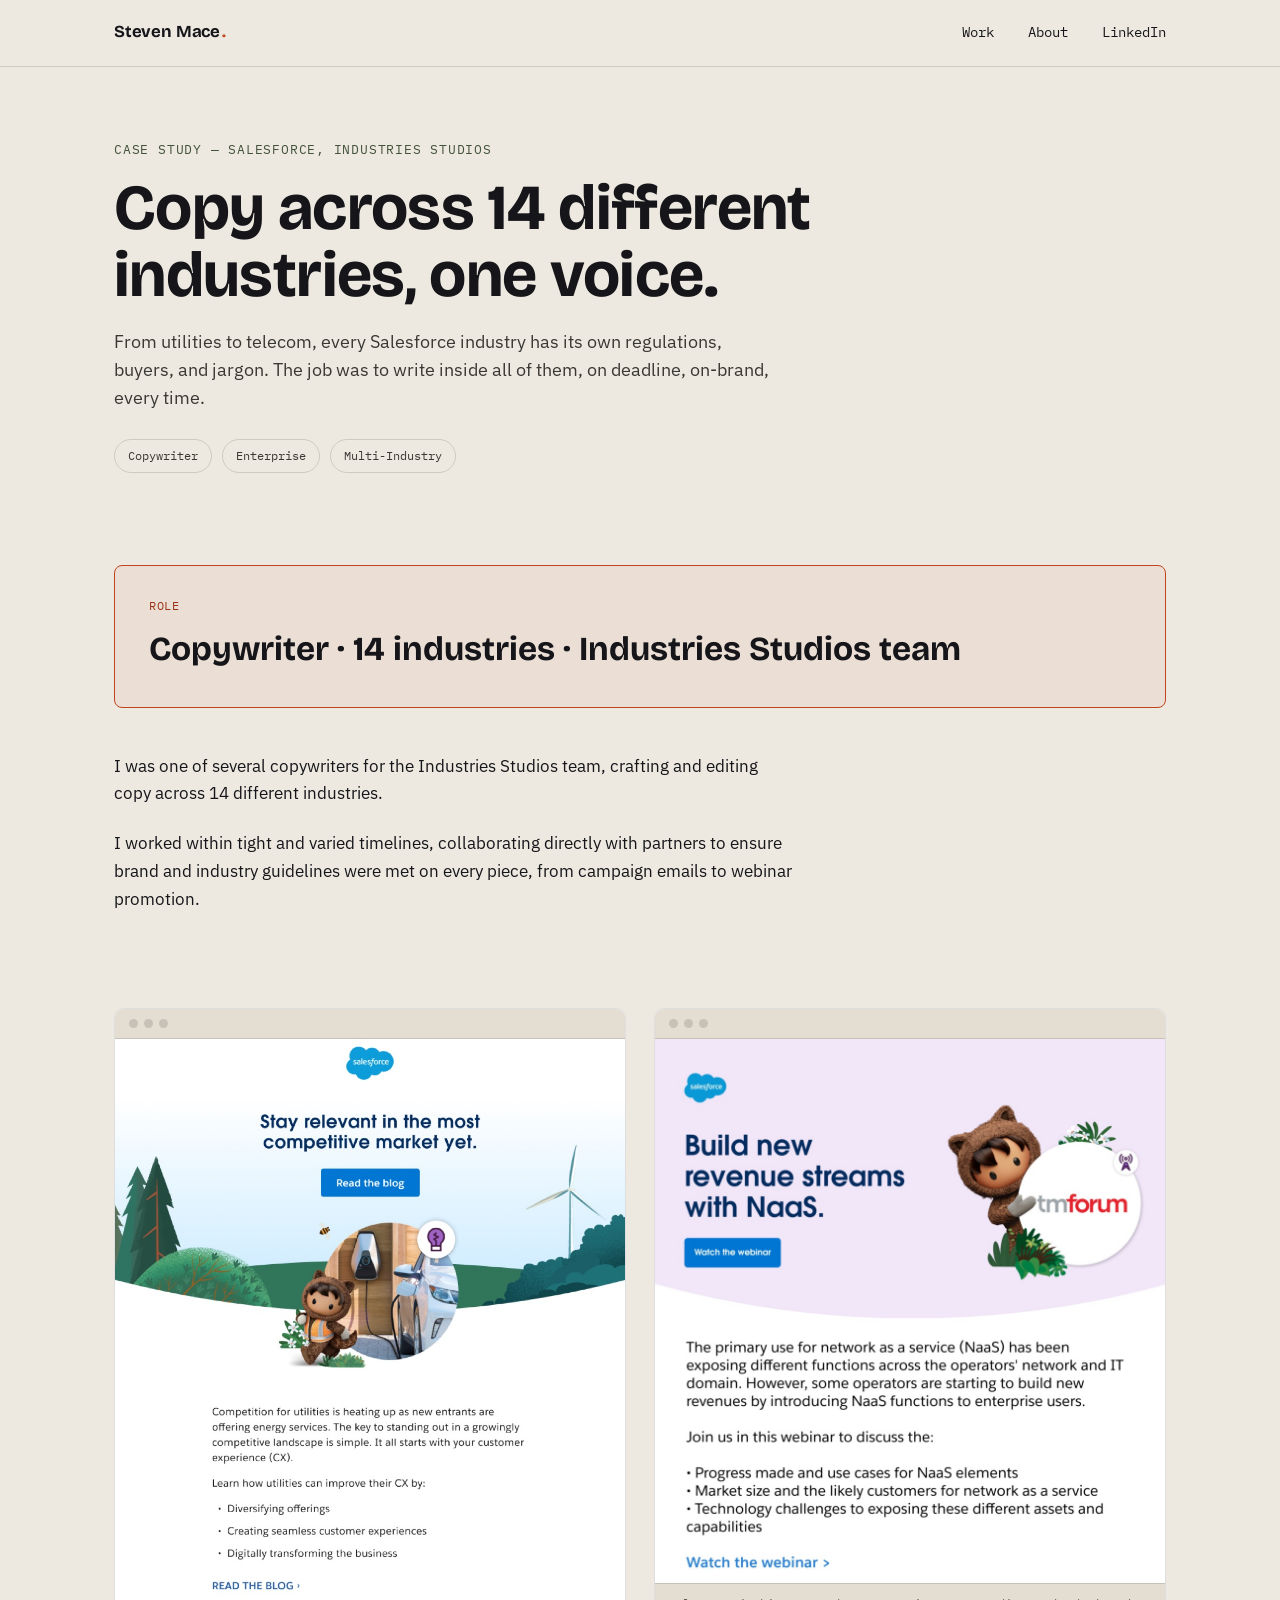
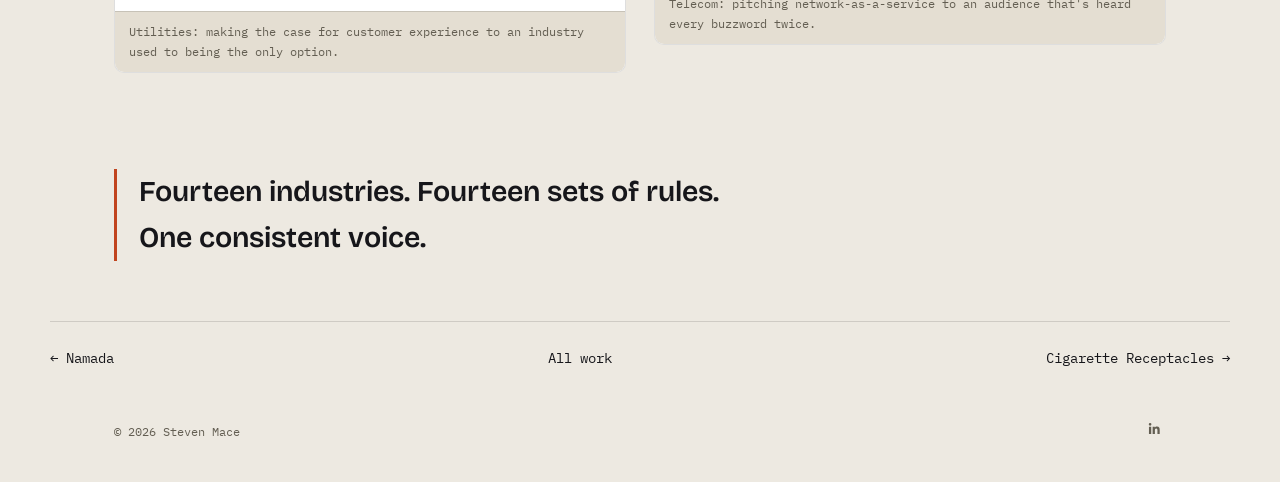
<file: work/salesforce.html>
<!DOCTYPE html>
<html lang="en">
<head>
<meta charset="UTF-8">
<meta name="viewport" content="width=device-width, initial-scale=1.0">
<title>Salesforce — Steven Mace</title>
<meta name="description" content="Steven Mace was a copywriter for Salesforce's Industries Studios team, writing across 14 industries under tight, varied timelines.">
<link rel="preconnect" href="https://fonts.googleapis.com">
<link rel="stylesheet" href="../css/style.css">
</head>
<body>

<a class="visually-hidden" href="#main">Skip to content</a>

<header class="site-header">
  <div class="wrap site-header__inner">
    <a class="logo" href="../index.html#top">Steven Mace<span class="logo__dot">.</span></a>
    <button class="nav-toggle" aria-expanded="false" aria-controls="primary-nav" aria-label="Toggle menu">
      <span></span>
    </button>
    <nav class="nav" id="primary-nav">
      <a href="../index.html#work">Work</a>
      <a href="../about.html">About</a>
      <a href="https://www.linkedin.com/in/steven-mace-8883b0152/" target="_blank" rel="noopener noreferrer">LinkedIn</a>
    </nav>
  </div>
</header>

<main id="main">
  <section class="case-hero wrap">
    <p class="case-hero__eyebrow">Case study — Salesforce, Industries Studios</p>
    <h1 class="case-hero__title">Copy across 14 different industries, one voice.</h1>
    <p class="case-hero__dek">From utilities to telecom, every Salesforce industry has its own regulations, buyers, and jargon. The job was to write inside all of them, on deadline, on-brand, every time.</p>
    <div class="case-meta">
      <span>Copywriter</span>
      <span>Enterprise</span>
      <span>Multi-Industry</span>
    </div>
  </section>

  <section class="case-body wrap">
    <div class="result-bar">
      <p class="result-bar__label">Role</p>
      <p class="result-bar__stat">Copywriter · 14 industries · Industries Studios team</p>
    </div>

    <div class="case-body__prose">
      <p>I was one of several copywriters for the Industries Studios team, crafting and editing copy across 14 different industries.</p>
      <p>I worked within tight and varied timelines, collaborating directly with partners to ensure brand and industry guidelines were met on every piece, from campaign emails to webinar promotion.</p>
    </div>

    <div class="frame-grid frame-grid--2">
      <div class="frame">
        <div class="frame__bar"><span></span><span></span><span></span></div>
        <img src="../assets/img/salesforce-1.jpg" alt="Salesforce utilities campaign email headlined 'Stay relevant in the most competitive market yet,' with the Salesforce mascot beside an EV charger.">
        <p class="frame__caption">Utilities: making the case for customer experience to an industry used to being the only option.</p>
      </div>
      <div class="frame">
        <div class="frame__bar"><span></span><span></span><span></span></div>
        <img src="../assets/img/salesforce-2.jpg" alt="Salesforce telecom webinar promotion headlined 'Build new revenue streams with NaaS,' co-branded with TM Forum.">
        <p class="frame__caption">Telecom: pitching network-as-a-service to an audience that's heard every buzzword twice.</p>
      </div>
    </div>

    <p class="pull-quote">Fourteen industries. Fourteen sets of rules. One consistent voice.</p>
  </section>

  <nav class="case-nav wrap" aria-label="Other case studies">
    <a href="namada.html">← Namada</a>
    <a href="../index.html#work">All work</a>
    <a href="cigarette-receptacles.html">Cigarette Receptacles →</a>
  </nav>

  <div class="wrap">
    <footer class="site-footer">
      <span>© 2026 Steven Mace</span>
      <span class="site-footer__links"><a class="footer-social" href="https://www.linkedin.com/in/steven-mace-8883b0152/" target="_blank" rel="noopener noreferrer" aria-label="Steven Mace on LinkedIn"><svg class="icon-linkedin" viewBox="0 0 448 512" aria-hidden="true" focusable="false"><path d="M100.28 448H7.4V148.9h92.88zM53.79 108.1C24.09 108.1 0 83.5 0 53.8a53.79 53.79 0 0 1 107.58 0c0 29.7-24.1 54.3-53.79 54.3zM447.9 448h-92.68V302.4c0-34.7-.7-79.2-48.29-79.2-48.29 0-55.69 37.7-55.69 76.7V448h-92.78V148.9h89.08v40.8h1.3c12.4-23.5 42.69-48.3 87.88-48.3 94 0 111.28 61.9 111.28 142.3V448z"></path></svg></a></span>
    </footer>
  </div>
</main>

<script src="../js/main.js"></script>
</body>
</html>
</file>
<file: css/style.css>
/* ==========================================================================
   Steven Mace — portfolio
   Type: Bricolage Grotesque (display) / IBM Plex Sans (body) / IBM Plex Mono (utility)
   Palette: paper #EDE9E1, ink #16161A, rust #C1441E, moss #435339, stone #85806F
   ========================================================================== */

@import url('https://fonts.googleapis.com/css2?family=Bricolage+Grotesque:opsz,wght@12..96,400..800&family=IBM+Plex+Sans:ital,wght@0,400;0,500;0,600;0,700;1,400&family=IBM+Plex+Mono:wght@400;500&display=swap');

:root {
  --paper: #EDE9E1;
  --paper-deep: #E4DED2;
  --ink: #16161A;
  --ink-soft: #3A3833;
  --rust: #C1441E;
  --rust-deep: #9C3517;
  --moss: #435339;
  --moss-chip: #DCE0D0;
  --stone: #635E52;
  --line: rgba(22, 22, 26, 0.14);

  --font-display: 'Bricolage Grotesque', 'Segoe UI', sans-serif;
  --font-body: 'IBM Plex Sans', -apple-system, sans-serif;
  --font-mono: 'IBM Plex Mono', 'SFMono-Regular', monospace;

  --wrap: 1180px;
  --pad: clamp(20px, 5vw, 64px);
}

/* ---- Reset ---- */
*, *::before, *::after { box-sizing: border-box; }
html { scroll-behavior: smooth; }
@media (prefers-reduced-motion: reduce) {
  html { scroll-behavior: auto; }
  *, *::before, *::after { animation-duration: 0.001ms !important; animation-iteration-count: 1 !important; transition-duration: 0.001ms !important; scroll-behavior: auto !important; }
}

body {
  margin: 0;
  background: var(--paper);
  color: var(--ink);
  font-family: var(--font-body);
  font-size: 17px;
  line-height: 1.6;
  -webkit-font-smoothing: antialiased;
}

img { max-width: 100%; display: block; height: auto; }

a {
  color: inherit;
  text-decoration: none;
}

h1, h2, h3, h4 {
  font-family: var(--font-display);
  font-weight: 700;
  line-height: 1.05;
  letter-spacing: -0.01em;
  margin: 0;
}

p { margin: 0 0 1.1em; }
p:last-child { margin-bottom: 0; }

.visually-hidden {
  position: absolute;
  width: 1px; height: 1px;
  overflow: hidden;
  clip: rect(0 0 0 0);
  white-space: nowrap;
}

/* Focus states */
a:focus-visible,
button:focus-visible {
  outline: 2px solid var(--rust);
  outline-offset: 3px;
  border-radius: 2px;
}

.wrap {
  max-width: var(--wrap);
  margin: 0 auto;
  padding-left: var(--pad);
  padding-right: var(--pad);
}

/* ---- Header ---- */
.site-header {
  position: sticky;
  top: 0;
  z-index: 50;
  background: var(--paper);
  border-bottom: 1px solid var(--line);
}

.site-header__inner {
  display: flex;
  align-items: center;
  justify-content: space-between;
  padding-top: 18px;
  padding-bottom: 18px;
}

.logo {
  font-family: var(--font-display);
  font-weight: 700;
  font-size: 1.05rem;
  letter-spacing: -0.01em;
  display: inline-flex;
  align-items: baseline;
  gap: 2px;
}

.logo__dot { color: var(--rust); }

.nav {
  display: flex;
  align-items: center;
  gap: clamp(18px, 3vw, 34px);
  font-family: var(--font-mono);
  font-size: 0.85rem;
}

.nav a {
  position: relative;
  padding: 4px 0;
}

.nav a::after {
  content: '';
  position: absolute;
  left: 0; right: 100%;
  bottom: 0;
  height: 1.5px;
  background: var(--rust);
  transition: right 0.2s ease;
}

.nav a:hover::after,
.nav a:focus-visible::after {
  right: 0;
}

.nav-toggle {
  display: none;
  background: none;
  border: 1.5px solid var(--ink);
  border-radius: 8px;
  width: 44px;
  height: 44px;
  padding: 0;
  cursor: pointer;
  position: relative;
  flex-shrink: 0;
}
.nav-toggle span,
.nav-toggle span::before,
.nav-toggle span::after {
  content: '';
  position: absolute;
  left: 11px; right: 11px;
  height: 2px;
  background: var(--ink);
  transition: transform 0.2s ease, opacity 0.2s ease;
}
.nav-toggle span { top: 21px; }
.nav-toggle span::before { top: -7px; }
.nav-toggle span::after { top: 7px; }
.nav-toggle[aria-expanded="true"] span { background: transparent; }
.nav-toggle[aria-expanded="true"] span::before { transform: translateY(6px) rotate(45deg); }
.nav-toggle[aria-expanded="true"] span::after { transform: translateY(-6px) rotate(-45deg); }

body.nav-locked { overflow: hidden; }

@media (max-width: 720px) {
  .nav-toggle { display: block; }

  .nav {
    position: fixed;
    inset: var(--header-h, 81px) 0 0 0;
    background: var(--paper);
    flex-direction: column;
    align-items: flex-start;
    justify-content: flex-start;
    gap: 0;
    padding: 20px var(--pad);
    font-size: 1.15rem;
    transform: translateY(-8px);
    opacity: 0;
    pointer-events: none;
    transition: opacity 0.2s ease, transform 0.2s ease;
  }

  .nav--open {
    opacity: 1;
    transform: none;
    pointer-events: auto;
  }

  .nav a {
    width: 100%;
    padding: 16px 0;
    border-bottom: 1px solid var(--line);
  }

  .nav a::after { display: none; }
}

/* ---- Hero ---- */
.hero {
  padding-top: clamp(48px, 9vw, 96px);
  padding-bottom: clamp(48px, 8vw, 88px);
}

.hero__grid {
  display: grid;
  grid-template-columns: 1fr;
  gap: clamp(28px, 5vw, 48px);
}

@media (min-width: 900px) {
  .hero__grid {
    grid-template-columns: 7fr 4fr;
    align-items: end;
  }
}

.hero__headline {
  font-size: clamp(2.4rem, 6.4vw, 4.6rem);
  max-width: 15ch;
}

.hero__headline em {
  font-style: normal;
  color: var(--rust);
}

.hero__aside {
  font-size: 1.02rem;
  color: var(--ink-soft);
  max-width: 42ch;
}

/* ---- Section scaffolding ---- */
.section {
  padding-top: clamp(56px, 8vw, 96px);
  padding-bottom: clamp(56px, 8vw, 96px);
  border-top: 1px solid var(--line);
}

.section__head {
  display: flex;
  align-items: baseline;
  justify-content: space-between;
  gap: 20px;
  margin-bottom: clamp(28px, 4vw, 48px);
  flex-wrap: wrap;
}

.eyebrow {
  font-family: var(--font-mono);
  font-size: 0.8rem;
  letter-spacing: 0.06em;
  text-transform: uppercase;
  color: var(--moss);
  display: inline-flex;
  align-items: center;
  gap: 8px;
}

.eyebrow::before {
  content: '';
  width: 7px; height: 7px;
  border-radius: 50%;
  background: var(--rust);
  display: inline-block;
}

.section__title {
  font-size: clamp(1.7rem, 3.4vw, 2.6rem);
}

.section__count {
  font-family: var(--font-mono);
  font-size: 0.85rem;
  color: var(--stone);
}

/* ---- Work index ---- */
.work-list {
  border-top: 1px solid var(--line);
}

.work-row {
  display: grid;
  grid-template-columns: auto 1fr auto;
  align-items: start;
  gap: 8px 20px;
  padding: clamp(20px, 3vw, 30px) 0;
  border-bottom: 1px solid var(--line);
  position: relative;
}

.work-row__index {
  font-family: var(--font-mono);
  color: var(--stone);
  font-size: 0.85rem;
  padding-top: 0.5em;
}

.work-row__arrow { padding-top: 0.3em; }

.work-row__body { min-width: 0; }

.work-row__name {
  font-size: clamp(1.5rem, 3.6vw, 2.4rem);
  display: inline-flex;
  align-items: center;
  gap: 14px;
  transition: color 0.15s ease;
}

.work-row a.work-row__link {
  position: absolute;
  inset: 0;
}

.work-row:hover .work-row__name,
.work-row:focus-within .work-row__name { color: var(--rust); }

.work-row__result {
  font-family: var(--font-body);
  font-size: 0.98rem;
  color: var(--ink-soft);
  margin-top: 6px;
  max-width: 56ch;
}

.work-row__tags {
  font-family: var(--font-mono);
  font-size: 0.76rem;
  color: var(--moss);
  margin-top: 8px;
  display: flex;
  gap: 8px;
  flex-wrap: wrap;
}

.work-row__tags span {
  background: var(--moss-chip);
  border-radius: 999px;
  padding: 3px 10px;
}

.work-row__arrow {
  font-family: var(--font-mono);
  font-size: 1.4rem;
  color: var(--ink);
  transition: transform 0.2s ease;
  justify-self: end;
}
.work-row:hover .work-row__arrow { transform: translateX(4px); color: var(--rust); }

@media (max-width: 640px) {
  .work-row { grid-template-columns: auto 1fr; }
  .work-row__arrow { display: none; }
}

/* ---- About ---- */
.about {
  display: grid;
  grid-template-columns: 1fr;
  gap: 40px;
}

@media (min-width: 860px) {
  .about { grid-template-columns: 5fr 7fr; align-items: start; }
}

.about__photo {
  border-radius: 6px;
  overflow: hidden;
  border: 1px solid var(--line);
  aspect-ratio: 4 / 5;
  object-fit: cover;
  background: var(--paper-deep);
}

.about__bio p {
  font-size: clamp(1.15rem, 1.6vw, 1.4rem);
  line-height: 1.6;
  max-width: 42ch;
}

.about__bio p + p {
  margin-top: 1.4em;
}

.about__bio p:first-of-type {
  font-family: var(--font-display);
  font-size: clamp(2rem, 3.6vw, 2.8rem);
  font-weight: 600;
  line-height: 1.25;
  letter-spacing: -0.01em;
  color: var(--ink);
  max-width: 16ch;
}

/* ---- Footer ---- */
.icon-linkedin {
  width: 1em;
  height: 1em;
  fill: currentColor;
  display: block;
  flex-shrink: 0;
}

.site-footer {
  padding: 26px 0 40px;
  display: flex;
  justify-content: space-between;
  align-items: center;
  gap: 12px;
  font-family: var(--font-mono);
  font-size: 0.78rem;
  color: var(--stone);
  flex-wrap: wrap;
}

.site-footer__links { display: flex; align-items: center; gap: 18px; }
.site-footer__links a:hover { color: var(--rust); }

.footer-social {
  display: inline-flex;
  width: 18px;
  height: 18px;
}

/* ==========================================================================
   Case study pages
   ========================================================================== */

.case-hero {
  padding-top: clamp(40px, 7vw, 72px);
  padding-bottom: clamp(32px, 5vw, 48px);
}

.case-hero__eyebrow {
  font-family: var(--font-mono);
  font-size: 0.82rem;
  color: var(--moss);
  text-transform: uppercase;
  letter-spacing: 0.06em;
  margin-bottom: 14px;
}

.case-hero__title {
  font-size: clamp(2.2rem, 6vw, 4rem);
  max-width: 18ch;
  margin-bottom: 20px;
}

.case-hero__dek {
  font-size: 1.1rem;
  color: var(--ink-soft);
  max-width: 60ch;
}

.case-meta {
  margin-top: 26px;
  display: flex;
  flex-wrap: wrap;
  gap: 10px;
}

.case-meta span {
  font-family: var(--font-mono);
  font-size: 0.78rem;
  border: 1px solid var(--line);
  border-radius: 999px;
  padding: 6px 13px;
  color: var(--ink-soft);
}

.result-bar {
  margin: clamp(28px, 5vw, 44px) 0;
  border: 1.5px solid var(--rust);
  border-radius: 8px;
  padding: clamp(20px, 3.5vw, 30px) clamp(20px, 4vw, 34px);
  background: rgba(193, 68, 30, 0.06);
}

.result-bar__label {
  font-family: var(--font-mono);
  font-size: 0.76rem;
  text-transform: uppercase;
  letter-spacing: 0.06em;
  color: var(--rust-deep);
  margin-bottom: 8px;
}

.result-bar__stat {
  font-family: var(--font-display);
  font-size: clamp(1.4rem, 3.4vw, 2.1rem);
  font-weight: 700;
}

.case-body {
  padding-bottom: clamp(40px, 6vw, 60px);
}

.case-body__prose {
  max-width: 68ch;
  font-size: 1.08rem;
}

.case-body__prose p { margin-bottom: 1.3em; }

.frame {
  margin: clamp(28px, 5vw, 48px) 0;
  border: 1px solid var(--line);
  border-radius: 10px;
  overflow: hidden;
  background: #fff;
}

.frame__bar {
  display: flex;
  gap: 6px;
  padding: 10px 14px;
  border-bottom: 1px solid var(--line);
  background: var(--paper-deep);
}

.frame__bar span {
  width: 9px; height: 9px;
  border-radius: 50%;
  background: var(--line);
}

.frame__caption {
  font-family: var(--font-mono);
  font-size: 0.78rem;
  color: var(--stone);
  padding: 10px 14px;
  border-top: 1px solid var(--line);
  background: var(--paper-deep);
}

.frame-grid {
  display: grid;
  grid-template-columns: 1fr;
  align-items: start;
  gap: clamp(20px, 3vw, 28px);
  margin: clamp(28px, 5vw, 48px) 0;
}

@media (min-width: 760px) {
  .frame-grid--2 { grid-template-columns: 1fr 1fr; }
}

@media (min-width: 1000px) {
  .frame-grid--3 { grid-template-columns: 1fr 1fr 1fr; }
}

.frame-stack {
  display: flex;
  flex-direction: column;
}

.frame-stack .frame {
  margin: 0;
}

.frame-stack .frame + .frame {
  margin-top: clamp(20px, 3vw, 28px);
}

.tweet-grid {
  display: grid;
  grid-template-columns: 1fr;
  justify-items: center;
  gap: clamp(20px, 3vw, 28px);
  margin: clamp(28px, 5vw, 48px) 0;
}

@media (min-width: 760px) {
  .tweet-grid { grid-template-columns: 1fr 1fr; align-items: start; }
  .tweet-grid--single { grid-template-columns: 1fr; }
}

.tweet-grid .twitter-tweet { width: 100%; }

.tweet-grid--single .twitter-tweet { max-width: 550px; }

.video-embed {
  position: relative;
  width: 100%;
  aspect-ratio: 16 / 9;
  background: var(--ink);
  border-radius: 10px;
  overflow: hidden;
  margin: clamp(28px, 5vw, 48px) 0;
}

.video-embed iframe {
  position: absolute; inset: 0;
  width: 100%; height: 100%;
  border: 0;
}

.pull-quote {
  font-family: var(--font-display);
  font-size: clamp(1.3rem, 2.6vw, 1.8rem);
  font-weight: 600;
  max-width: 34ch;
  border-left: 3px solid var(--rust);
  padding-left: 22px;
  margin: clamp(28px, 5vw, 44px) 0;
}

.case-nav {
  border-top: 1px solid var(--line);
  padding: 26px 0;
  display: flex;
  justify-content: space-between;
  font-family: var(--font-mono);
  font-size: 0.85rem;
}

.case-nav a:hover { color: var(--rust); }

.credit-list {
  font-size: 1rem;
  margin-top: 6px;
}
.credit-list dt { font-family: var(--font-mono); font-size: 0.78rem; color: var(--stone); text-transform: uppercase; letter-spacing: 0.04em; margin-top: 14px; }
.credit-list dd { margin: 2px 0 0; }

/* Reveal-on-scroll (respects reduced motion via the block at top) */
.reveal {
  opacity: 0;
  transform: translateY(14px);
  transition: opacity 0.6s ease, transform 0.6s ease;
}
.reveal.is-visible {
  opacity: 1;
  transform: none;
}
</file>
